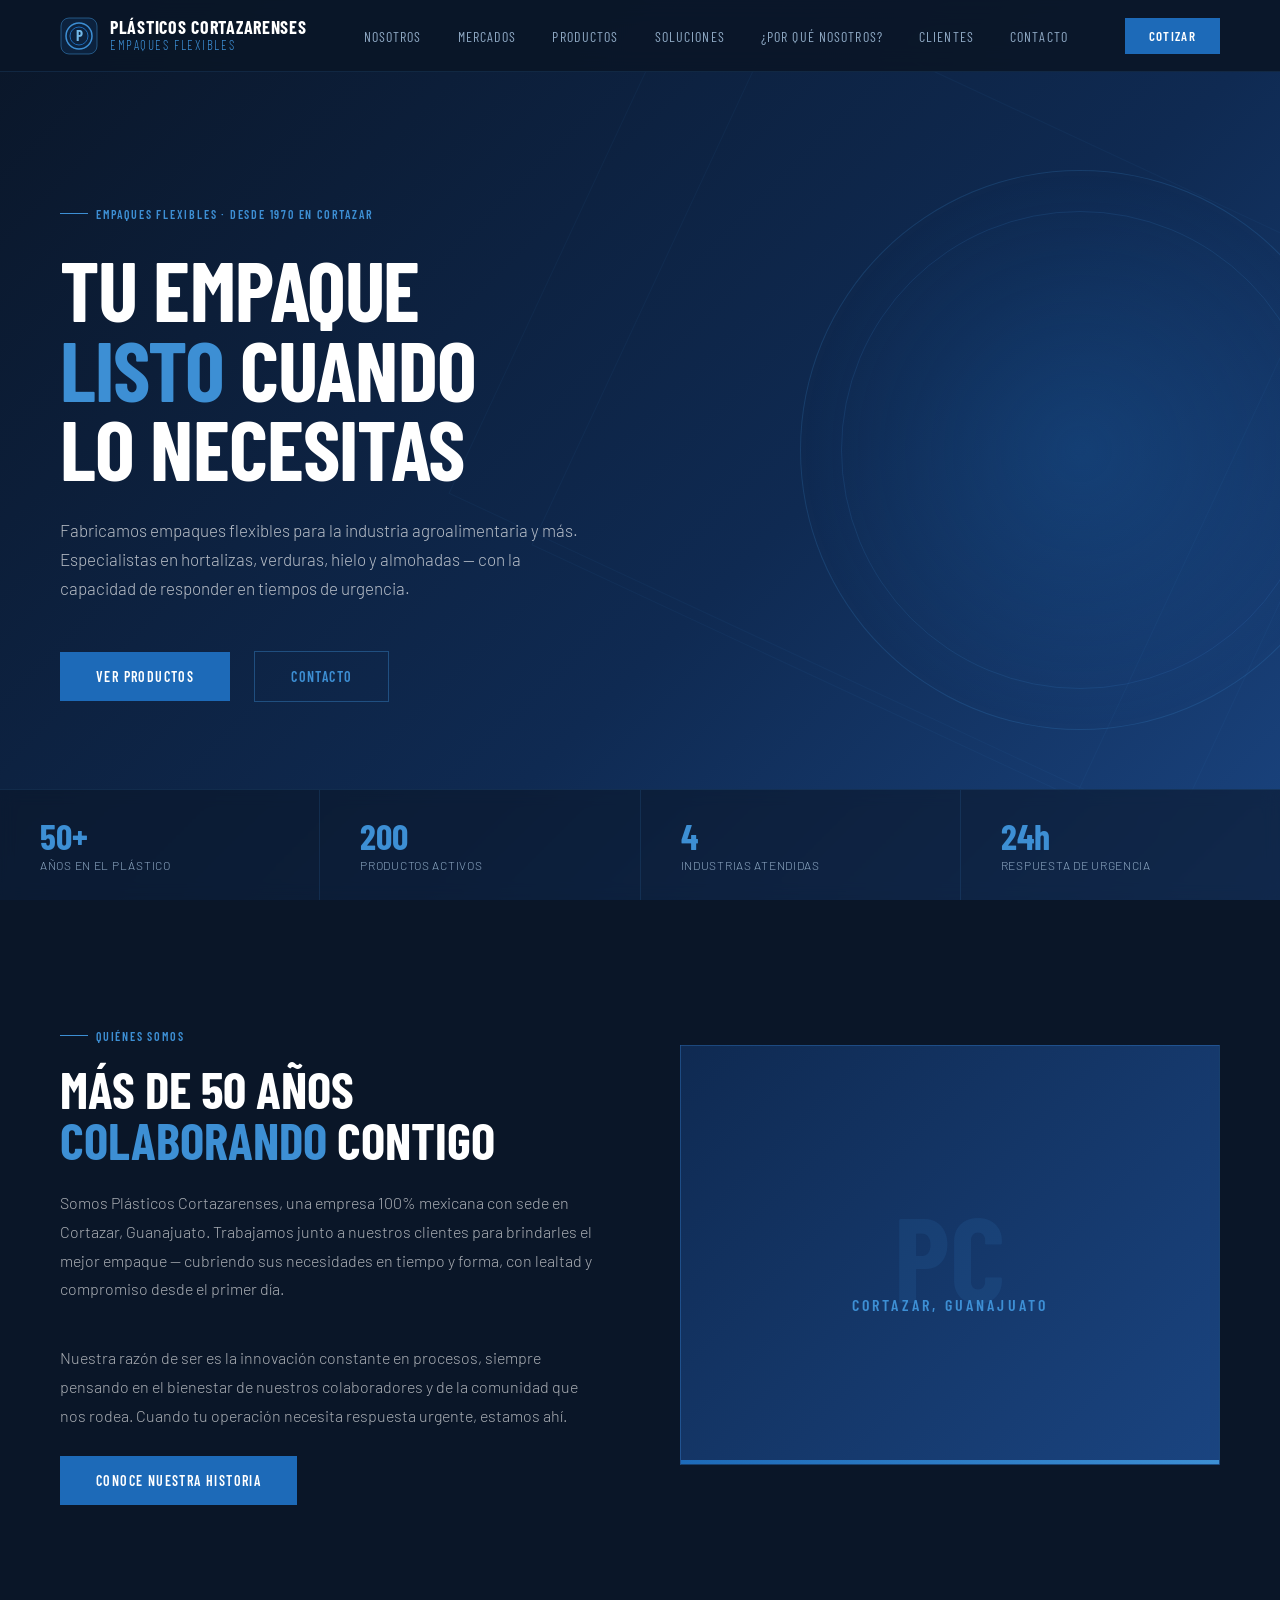
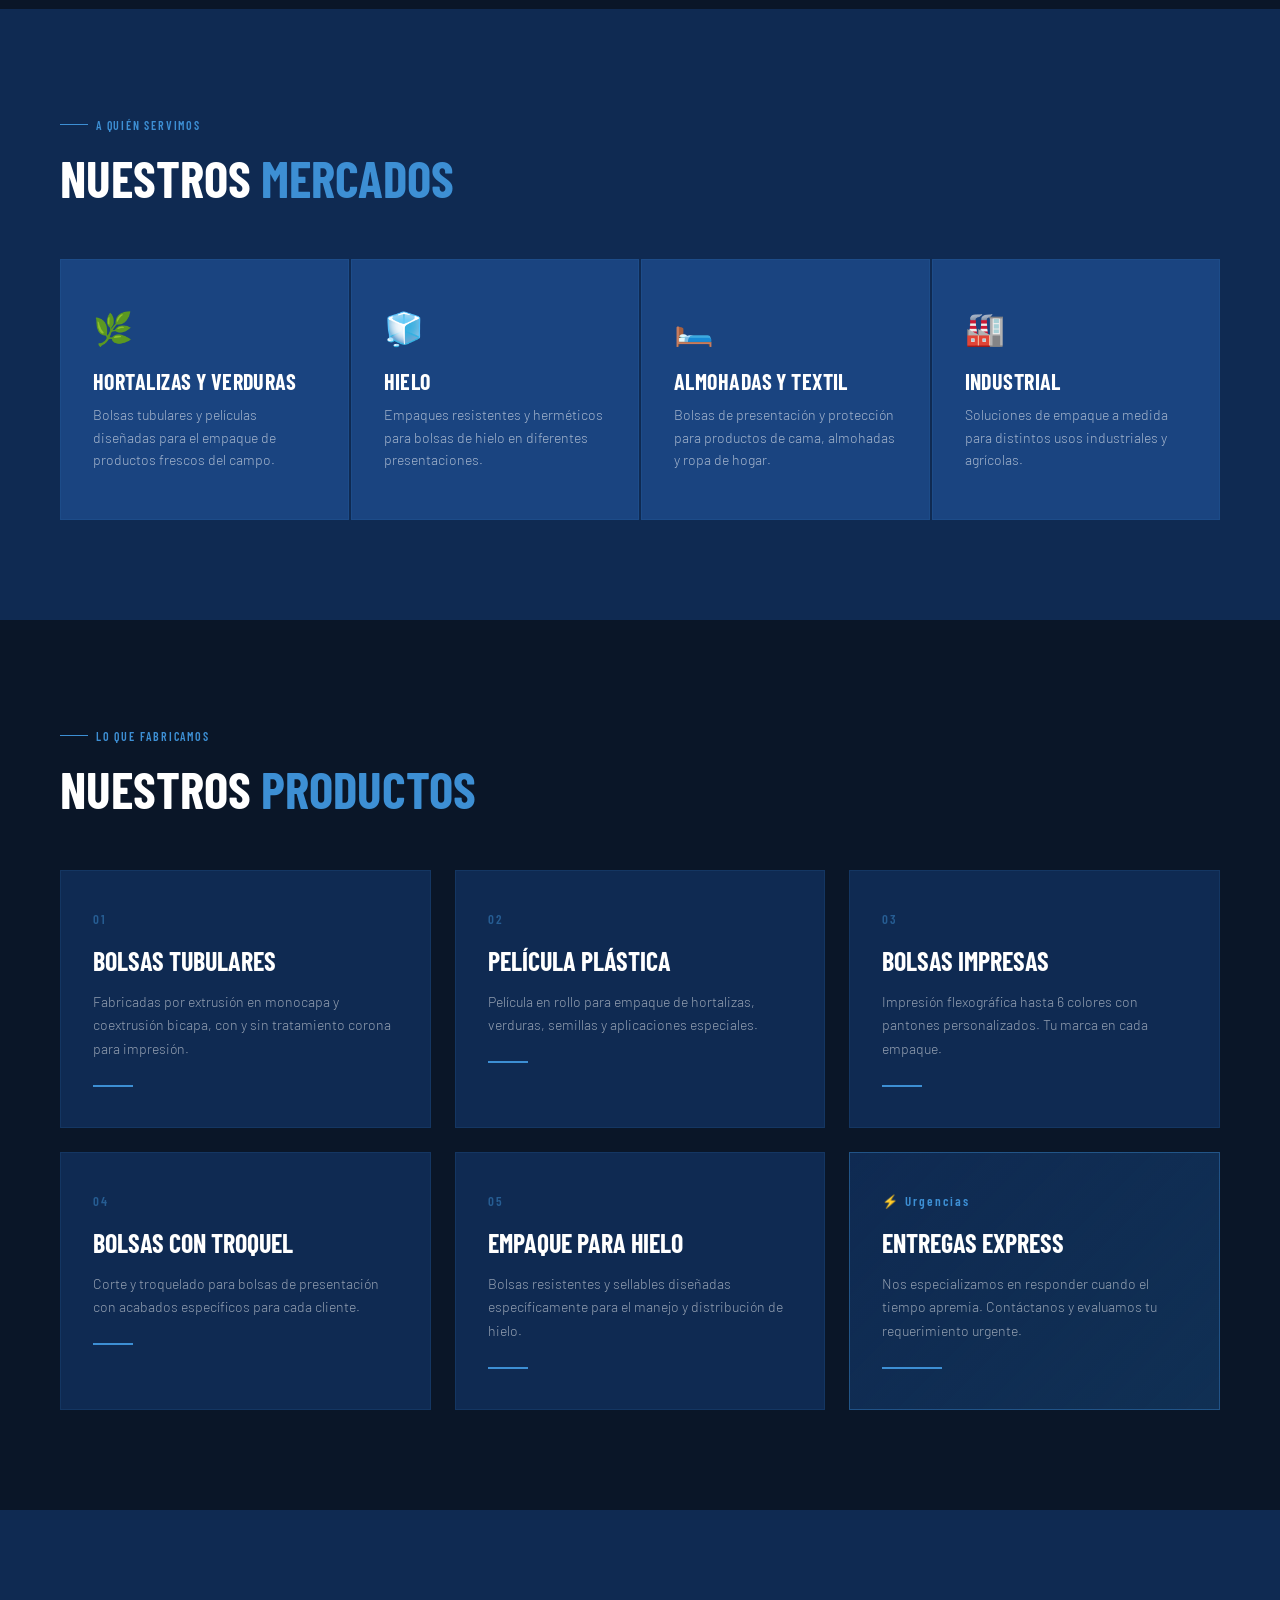
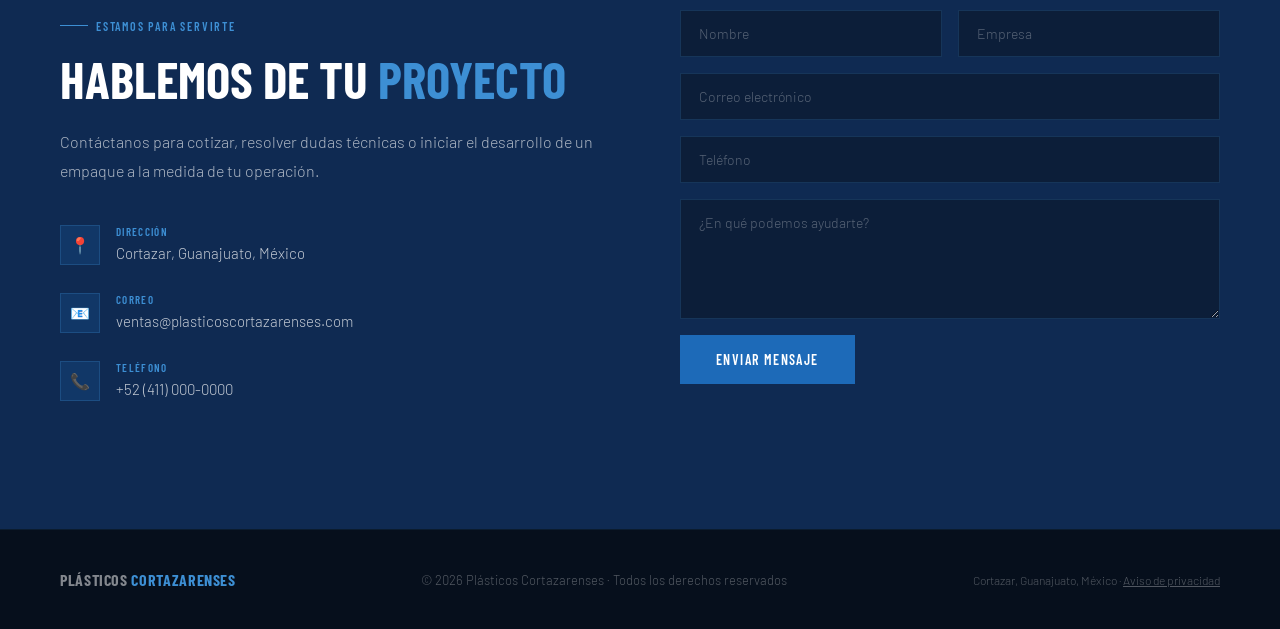
<file: plasticos-cortazarenses/index.html>
<!DOCTYPE html>
<html lang="es">
<head>
<meta charset="UTF-8">
<meta name="viewport" content="width=device-width, initial-scale=1.0">
<title>Plásticos Cortazarenses | Empaques Flexibles</title>
<meta name="description" content="Fabricamos bolsa y película de polietileno en Cortazar, Guanajuato. Empaque flexible para hortaliza, hielo, invernadero y textil — con respuesta en urgencias.">
<link rel="canonical" href="https://pauloruizmen.github.io/plasticos-cortazarenses/">
<link rel="icon" href="data:image/svg+xml,%3Csvg xmlns=%22http://www.w3.org/2000/svg%22 viewBox=%220 0 64 64%22%3E%3Crect width=%2264%22 height=%2264%22 rx=%2212%22 fill=%22%230a1628%22/%3E%3Ctext x=%2232%22 y=%2244%22 font-family=%22Arial,sans-serif%22 font-size=%2232%22 font-weight=%22bold%22 fill=%22%233d8fd4%22 text-anchor=%22middle%22%3EPC%3C/text%3E%3C/svg%3E">
<meta property="og:type" content="website">
<meta property="og:site_name" content="Plásticos Cortazarenses">
<meta property="og:locale" content="es_MX">
<meta property="og:title" content="Plásticos Cortazarenses | Empaques Flexibles">
<meta property="og:description" content="Fabricamos bolsa y película de polietileno en Cortazar, Guanajuato. Empaque flexible para hortaliza, hielo, invernadero y textil — con respuesta en urgencias.">
<meta property="og:url" content="https://pauloruizmen.github.io/plasticos-cortazarenses/">
<meta name="twitter:card" content="summary_large_image">
<link rel="preconnect" href="https://fonts.googleapis.com">
<link rel="preconnect" href="https://fonts.gstatic.com" crossorigin>
<link href="https://fonts.googleapis.com/css2?family=Barlow+Condensed:wght@300;400;600;700&family=Barlow:wght@300;400;500&display=swap" rel="stylesheet">
<style>
  *, *::before, *::after { box-sizing: border-box; margin: 0; padding: 0; }

  :root {
    --azul-oscuro:  #0a1628;
    --azul-medio:   #0f2a52;
    --azul-fuerte:  #1a4480;
    --azul-vivo:    #1d6ab8;
    --azul-claro:   #3d8fd4;
    --azul-cielo:   #72b8e8;
    --blanco:       #ffffff;
    --gris-claro:   #f0f4f8;
    --gris-texto:   #8ea8c3;
    --acento:       #e8f4fd;
  }

  html { scroll-behavior: smooth; }

  body {
    font-family: 'Barlow', sans-serif;
    background: var(--azul-oscuro);
    color: var(--blanco);
    overflow-x: hidden;
  }

  /* ── NAV ── */
  nav {
    position: fixed;
    top: 0; left: 0; right: 0;
    z-index: 100;
    display: flex;
    align-items: center;
    justify-content: space-between;
    padding: 0 60px;
    height: 72px;
    background: rgba(10, 22, 40, 0.92);
    backdrop-filter: blur(12px);
    border-bottom: 1px solid rgba(61, 143, 212, 0.15);
  }

  .nav-logo {
    display: flex;
    align-items: center;
    gap: 12px;
    text-decoration: none;
  }
  .nav-logo-text {
    font-family: 'Barlow Condensed', sans-serif;
    font-weight: 700;
    font-size: 18px;
    letter-spacing: 0.04em;
    text-transform: uppercase;
    color: var(--blanco);
    line-height: 1.1;
  }
  .nav-logo-text span { color: var(--azul-claro); font-weight: 300; font-size: 13px; display: block; letter-spacing: 0.12em; }

  .nav-links {
    display: flex;
    gap: 36px;
    list-style: none;
  }
  .nav-links a {
    font-family: 'Barlow Condensed', sans-serif;
    font-size: 14px;
    font-weight: 400;
    letter-spacing: 0.08em;
    text-transform: uppercase;
    color: var(--gris-texto);
    text-decoration: none;
    transition: color 0.2s;
  }
  .nav-links a:hover { color: var(--azul-claro); }

  .nav-cta {
    font-family: 'Barlow Condensed', sans-serif;
    font-size: 13px;
    font-weight: 600;
    letter-spacing: 0.1em;
    text-transform: uppercase;
    color: var(--blanco);
    background: var(--azul-vivo);
    border: none;
    padding: 10px 24px;
    cursor: pointer;
    text-decoration: none;
    transition: background 0.2s;
  }
  .nav-cta:hover { background: var(--azul-claro); }

  /* ── HERO ── */
  .hero {
    position: relative;
    min-height: 100vh;
    display: flex;
    align-items: center;
    overflow: hidden;
    padding: 0 60px;
  }

  .hero-bg {
    position: absolute;
    inset: 0;
    background: 
      linear-gradient(135deg, var(--azul-oscuro) 0%, var(--azul-medio) 60%, var(--azul-fuerte) 100%);
  }

  /* Líneas diagonales decorativas */
  .hero-lines {
    position: absolute;
    inset: 0;
    overflow: hidden;
    opacity: 0.06;
  }
  .hero-lines::before {
    content: '';
    position: absolute;
    top: -100px; right: -100px;
    width: 800px; height: 800px;
    border: 1px solid var(--azul-claro);
    transform: rotate(25deg);
  }
  .hero-lines::after {
    content: '';
    position: absolute;
    top: 100px; right: 50px;
    width: 600px; height: 600px;
    border: 1px solid var(--azul-claro);
    transform: rotate(25deg);
  }

  /* Círculo decorativo derecho */
  .hero-circle {
    position: absolute;
    right: -80px; top: 50%;
    transform: translateY(-50%);
    width: 560px; height: 560px;
    border-radius: 50%;
    background: radial-gradient(circle at center, rgba(29, 106, 184, 0.25) 0%, transparent 70%);
    border: 1px solid rgba(61, 143, 212, 0.2);
  }
  .hero-circle::before {
    content: '';
    position: absolute;
    inset: 40px;
    border-radius: 50%;
    border: 1px solid rgba(61, 143, 212, 0.15);
  }

  .hero-content {
    position: relative;
    z-index: 2;
    max-width: 680px;
    animation: fadeUp 0.9s ease both;
  }

  .hero-tag {
    display: inline-flex;
    align-items: center;
    gap: 8px;
    font-family: 'Barlow Condensed', sans-serif;
    font-size: 12px;
    font-weight: 600;
    letter-spacing: 0.15em;
    text-transform: uppercase;
    color: var(--azul-claro);
    margin-bottom: 28px;
  }
  .hero-tag::before {
    content: '';
    display: block;
    width: 28px; height: 1px;
    background: var(--azul-claro);
  }

  .hero-title {
    font-family: 'Barlow Condensed', sans-serif;
    font-size: clamp(48px, 7vw, 84px);
    font-weight: 700;
    line-height: 0.95;
    letter-spacing: -0.01em;
    text-transform: uppercase;
    margin-bottom: 28px;
  }
  .hero-title .line-azul { color: var(--azul-claro); }

  .hero-desc {
    font-size: 17px;
    font-weight: 300;
    line-height: 1.7;
    color: rgba(255,255,255,0.7);
    max-width: 520px;
    margin-bottom: 48px;
  }

  .hero-actions {
    display: flex;
    align-items: center;
    gap: 24px;
  }

  .btn-primary {
    font-family: 'Barlow Condensed', sans-serif;
    font-size: 14px;
    font-weight: 600;
    letter-spacing: 0.1em;
    text-transform: uppercase;
    color: var(--blanco);
    background: var(--azul-vivo);
    border: none;
    padding: 16px 36px;
    cursor: pointer;
    text-decoration: none;
    transition: background 0.2s, transform 0.15s;
  }
  .btn-primary:hover { background: var(--azul-claro); transform: translateY(-1px); }

  .btn-secondary {
    font-family: 'Barlow Condensed', sans-serif;
    font-size: 14px;
    font-weight: 600;
    letter-spacing: 0.1em;
    text-transform: uppercase;
    color: var(--azul-claro);
    background: transparent;
    border: 1px solid rgba(61, 143, 212, 0.4);
    padding: 16px 36px;
    cursor: pointer;
    text-decoration: none;
    transition: border-color 0.2s, color 0.2s;
  }
  .btn-secondary:hover { border-color: var(--azul-claro); color: var(--blanco); }

  /* Stats bar */
  .hero-stats {
    position: absolute;
    bottom: 0; left: 0; right: 0;
    display: flex;
    border-top: 1px solid rgba(61, 143, 212, 0.15);
    background: rgba(10, 22, 40, 0.6);
    backdrop-filter: blur(8px);
    z-index: 2;
  }
  .stat {
    flex: 1;
    padding: 28px 40px;
    border-right: 1px solid rgba(61, 143, 212, 0.15);
  }
  .stat:last-child { border-right: none; }
  .stat-num {
    font-family: 'Barlow Condensed', sans-serif;
    font-size: 36px;
    font-weight: 700;
    color: var(--azul-claro);
    line-height: 1;
    margin-bottom: 4px;
  }
  .stat-label {
    font-size: 12px;
    font-weight: 300;
    letter-spacing: 0.06em;
    color: var(--gris-texto);
    text-transform: uppercase;
  }

  /* ── SECCIÓN NOSOTROS ── */
  .section-nosotros {
    padding: 120px 60px;
    background: var(--azul-oscuro);
    display: grid;
    grid-template-columns: 1fr 1fr;
    gap: 80px;
    align-items: center;
  }

  .section-tag {
    display: inline-flex;
    align-items: center;
    gap: 8px;
    font-family: 'Barlow Condensed', sans-serif;
    font-size: 12px;
    font-weight: 600;
    letter-spacing: 0.15em;
    text-transform: uppercase;
    color: var(--azul-claro);
    margin-bottom: 20px;
  }
  .section-tag::before {
    content: '';
    display: block;
    width: 28px; height: 1px;
    background: var(--azul-claro);
  }

  .section-title {
    font-family: 'Barlow Condensed', sans-serif;
    font-size: clamp(36px, 4vw, 52px);
    font-weight: 700;
    line-height: 1;
    text-transform: uppercase;
    margin-bottom: 24px;
  }
  .section-title span { color: var(--azul-claro); }

  .section-body {
    font-size: 16px;
    font-weight: 300;
    line-height: 1.8;
    color: rgba(255,255,255,0.65);
    margin-bottom: 40px;
  }

  .nosotros-visual {
    position: relative;
    height: 420px;
    background: linear-gradient(135deg, var(--azul-medio) 0%, var(--azul-fuerte) 100%);
    border: 1px solid rgba(61, 143, 212, 0.2);
    overflow: hidden;
    display: flex;
    align-items: center;
    justify-content: center;
  }
  .nosotros-visual-inner {
    text-align: center;
  }
  .nosotros-visual-num {
    font-family: 'Barlow Condensed', sans-serif;
    font-size: 120px;
    font-weight: 700;
    color: rgba(61, 143, 212, 0.12);
    line-height: 1;
    user-select: none;
  }
  .nosotros-visual-text {
    font-family: 'Barlow Condensed', sans-serif;
    font-size: 16px;
    font-weight: 600;
    letter-spacing: 0.2em;
    text-transform: uppercase;
    color: var(--azul-claro);
    margin-top: -20px;
  }
  .nosotros-visual-bar {
    position: absolute;
    bottom: 0; left: 0; right: 0;
    height: 4px;
    background: linear-gradient(90deg, var(--azul-vivo), var(--azul-claro));
  }

  /* ── MERCADOS ── */
  .section-mercados {
    padding: 100px 60px;
    background: var(--azul-medio);
  }

  .section-header {
    margin-bottom: 56px;
  }

  .mercados-grid {
    display: grid;
    grid-template-columns: repeat(4, 1fr);
    gap: 2px;
  }

  .mercado-card {
    background: var(--azul-fuerte);
    padding: 48px 32px;
    border: 1px solid rgba(61, 143, 212, 0.1);
    transition: background 0.25s, border-color 0.25s, transform 0.2s;
    cursor: pointer;
    text-decoration: none;
    display: block;
  }
  .mercado-card:hover {
    background: var(--azul-vivo);
    border-color: rgba(61, 143, 212, 0.4);
    transform: translateY(-4px);
  }

  .mercado-icon {
    font-size: 32px;
    margin-bottom: 20px;
    display: block;
  }

  .mercado-nombre {
    font-family: 'Barlow Condensed', sans-serif;
    font-size: 22px;
    font-weight: 700;
    text-transform: uppercase;
    letter-spacing: 0.02em;
    color: var(--blanco);
    margin-bottom: 10px;
  }

  .mercado-desc {
    font-size: 14px;
    font-weight: 300;
    line-height: 1.6;
    color: rgba(255,255,255,0.6);
  }

  /* ── PRODUCTOS ── */
  .section-productos {
    padding: 100px 60px;
    background: var(--azul-oscuro);
  }

  .productos-grid {
    display: grid;
    grid-template-columns: repeat(3, 1fr);
    gap: 24px;
    margin-top: 56px;
  }

  .producto-card {
    background: var(--azul-medio);
    border: 1px solid rgba(61, 143, 212, 0.12);
    padding: 40px 32px;
    transition: border-color 0.2s, transform 0.2s;
  }
  .producto-card:hover {
    border-color: rgba(61, 143, 212, 0.5);
    transform: translateY(-3px);
  }

  .producto-num {
    font-family: 'Barlow Condensed', sans-serif;
    font-size: 13px;
    font-weight: 600;
    letter-spacing: 0.15em;
    color: rgba(61, 143, 212, 0.5);
    margin-bottom: 20px;
  }

  .producto-nombre {
    font-family: 'Barlow Condensed', sans-serif;
    font-size: 26px;
    font-weight: 700;
    text-transform: uppercase;
    color: var(--blanco);
    margin-bottom: 14px;
    line-height: 1.1;
  }

  .producto-desc {
    font-size: 14px;
    font-weight: 300;
    line-height: 1.7;
    color: rgba(255,255,255,0.55);
  }

  .producto-linea {
    width: 40px; height: 2px;
    background: var(--azul-claro);
    margin-top: 24px;
  }

  /* ── CONTACTO ── */
  .section-contacto {
    padding: 100px 60px;
    background: var(--azul-medio);
    display: grid;
    grid-template-columns: 1fr 1fr;
    gap: 80px;
    align-items: start;
  }

  .contacto-dato {
    display: flex;
    gap: 16px;
    margin-bottom: 28px;
    align-items: flex-start;
  }

  .contacto-icono {
    width: 40px; height: 40px;
    background: rgba(29, 106, 184, 0.2);
    border: 1px solid rgba(61, 143, 212, 0.25);
    display: flex; align-items: center; justify-content: center;
    font-size: 16px;
    flex-shrink: 0;
  }

  .contacto-label {
    font-family: 'Barlow Condensed', sans-serif;
    font-size: 11px;
    font-weight: 600;
    letter-spacing: 0.12em;
    text-transform: uppercase;
    color: var(--azul-claro);
    margin-bottom: 4px;
  }

  .contacto-valor {
    font-size: 15px;
    font-weight: 300;
    color: rgba(255,255,255,0.75);
    line-height: 1.5;
  }

  .contacto-form {
    display: flex;
    flex-direction: column;
    gap: 16px;
  }

  .form-row {
    display: grid;
    grid-template-columns: 1fr 1fr;
    gap: 16px;
  }

  .form-input {
    background: rgba(10, 22, 40, 0.6);
    border: 1px solid rgba(61, 143, 212, 0.2);
    color: var(--blanco);
    font-family: 'Barlow', sans-serif;
    font-size: 14px;
    font-weight: 300;
    padding: 14px 18px;
    outline: none;
    transition: border-color 0.2s;
    width: 100%;
  }
  .form-input::placeholder { color: rgba(255,255,255,0.3); }
  .form-input:focus { border-color: var(--azul-claro); }

  textarea.form-input {
    resize: vertical;
    min-height: 120px;
  }

  /* ── FOOTER ── */
  footer {
    background: #060f1c;
    padding: 40px 60px;
    display: flex;
    align-items: center;
    justify-content: space-between;
    border-top: 1px solid rgba(61, 143, 212, 0.1);
  }

  .footer-logo {
    font-family: 'Barlow Condensed', sans-serif;
    font-weight: 700;
    font-size: 16px;
    letter-spacing: 0.04em;
    text-transform: uppercase;
    color: rgba(255,255,255,0.5);
  }
  .footer-logo span { color: var(--azul-claro); }

  .footer-text {
    font-size: 13px;
    font-weight: 300;
    color: rgba(255,255,255,0.3);
    text-align: center;
  }

  .footer-dir {
    font-size: 12px;
    font-weight: 300;
    color: rgba(255,255,255,0.3);
    text-align: right;
  }

  /* ── ANIMACIONES ── */
  @keyframes fadeUp {
    from { opacity: 0; transform: translateY(30px); }
    to   { opacity: 1; transform: translateY(0); }
  }

  .fade-in {
    opacity: 0;
    transform: translateY(20px);
    transition: opacity 0.6s ease, transform 0.6s ease;
  }
  .fade-in.visible {
    opacity: 1;
    transform: translateY(0);
  }

  /* ── RESPONSIVE ── */
  @media (max-width: 900px) {
    nav { padding: 0 24px; }
    .nav-links { display: none; }
    .hero { padding: 80px 24px 120px; }
    .hero-stats { position: static; flex-direction: column; }
    .stat { border-right: none; border-bottom: 1px solid rgba(61,143,212,0.15); }
    .section-nosotros, .section-contacto { grid-template-columns: 1fr; padding: 60px 24px; }
    .mercados-grid { grid-template-columns: 1fr 1fr; }
    .productos-grid { grid-template-columns: 1fr; }
    .section-mercados, .section-productos { padding: 60px 24px; }
    footer { flex-direction: column; gap: 16px; text-align: center; padding: 32px 24px; }
  }
</style>
</head>
<body>

<!-- NAV -->
<nav>
  <a href="#" class="nav-logo">
    <svg width="38" height="38" viewBox="0 0 38 38" fill="none" xmlns="http://www.w3.org/2000/svg">
      <rect x="1" y="1" width="36" height="36" rx="8" fill="rgba(29,106,184,0.15)" stroke="rgba(61,143,212,0.5)" stroke-width="1"/>
      <circle cx="19" cy="19" r="13" stroke="#3d8fd4" stroke-width="1.5" fill="none"/>
      <circle cx="19" cy="19" r="9" stroke="#1d6ab8" stroke-width="1" fill="none"/>
      <text x="19" y="24" text-anchor="middle" font-family="'Barlow Condensed', sans-serif" font-weight="700" font-size="15" fill="#72b8e8" letter-spacing="0">P</text>
    </svg>
    <div class="nav-logo-text">
      Plásticos Cortazarenses
      <span>Empaques Flexibles</span>
    </div>
  </a>
  <ul class="nav-links">
    <li><a href="nosotros.html">Nosotros</a></li>
    <li><a href="mercados.html">Mercados</a></li>
    <li><a href="productos.html">Productos</a></li>
    <li><a href="soluciones.html">Soluciones</a></li>
    <li><a href="porque-nosotros.html">¿Por qué nosotros?</a></li>
    <li><a href="clientes.html">Clientes</a></li>
    <li><a href="contacto.html">Contacto</a></li>
  </ul>
  <a href="contacto.html" class="nav-cta">Cotizar</a>
</nav>

<!-- HERO -->
<section class="hero">
  <div class="hero-bg"></div>
  <div class="hero-lines"></div>
  <div class="hero-circle"></div>

  <div class="hero-content">
    <div class="hero-tag">Empaques flexibles · Desde 1970 en Cortazar</div>
    <h1 class="hero-title">
      Tu empaque<br>
      <span class="line-azul">listo</span> cuando<br>
      lo necesitas
    </h1>
    <p class="hero-desc">
      Fabricamos empaques flexibles para la industria agroalimentaria y más.
      Especialistas en hortalizas, verduras, hielo y almohadas —
      con la capacidad de responder en tiempos de urgencia.
    </p>
    <div class="hero-actions">
      <a href="#productos" class="btn-primary">Ver productos</a>
      <a href="#contacto" class="btn-secondary">Contacto</a>
    </div>
  </div>

  <div class="hero-stats">
    <div class="stat">
      <div class="stat-num">50+</div>
      <div class="stat-label">Años en el plástico</div>
    </div>
    <div class="stat">
      <div class="stat-num">200</div>
      <div class="stat-label">Productos activos</div>
    </div>
    <div class="stat">
      <div class="stat-num">4</div>
      <div class="stat-label">Industrias atendidas</div>
    </div>
    <div class="stat">
      <div class="stat-num">24h</div>
      <div class="stat-label">Respuesta de urgencia</div>
    </div>
  </div>
</section>

<!-- NOSOTROS -->
<section class="section-nosotros" id="nosotros">
  <div class="fade-in">
    <div class="section-tag">Quiénes somos</div>
    <h2 class="section-title">Más de 50 años <span>colaborando</span> contigo</h2>
    <p class="section-body">
      Somos Plásticos Cortazarenses, una empresa 100% mexicana con sede en Cortazar, Guanajuato.
      Trabajamos junto a nuestros clientes para brindarles el mejor empaque — 
      cubriendo sus necesidades en tiempo y forma, con lealtad y compromiso desde el primer día.
    </p>
    <p class="section-body">
      Nuestra razón de ser es la innovación constante en procesos, siempre 
      pensando en el bienestar de nuestros colaboradores y de la comunidad que nos rodea.
      Cuando tu operación necesita respuesta urgente, estamos ahí.
    </p>
    <a href="nosotros.html" class="btn-primary">Conoce nuestra historia</a>
  </div>
  <div class="nosotros-visual fade-in">
    <div class="nosotros-visual-inner">
      <div class="nosotros-visual-num">PC</div>
      <div class="nosotros-visual-text">Cortazar, Guanajuato</div>
    </div>
    <div class="nosotros-visual-bar"></div>
  </div>
</section>

<!-- MERCADOS -->
<section class="section-mercados" id="mercados">
  <div class="section-header fade-in">
    <div class="section-tag">A quién servimos</div>
    <h2 class="section-title">Nuestros <span>mercados</span></h2>
  </div>
  <div class="mercados-grid">
    <a class="mercado-card fade-in" href="#contacto">
      <span class="mercado-icon">🌿</span>
      <div class="mercado-nombre">Hortalizas y verduras</div>
      <div class="mercado-desc">Bolsas tubulares y películas diseñadas para el empaque de productos frescos del campo.</div>
    </a>
    <a class="mercado-card fade-in" href="#contacto">
      <span class="mercado-icon">🧊</span>
      <div class="mercado-nombre">Hielo</div>
      <div class="mercado-desc">Empaques resistentes y herméticos para bolsas de hielo en diferentes presentaciones.</div>
    </a>
    <a class="mercado-card fade-in" href="#contacto">
      <span class="mercado-icon">🛏️</span>
      <div class="mercado-nombre">Almohadas y textil</div>
      <div class="mercado-desc">Bolsas de presentación y protección para productos de cama, almohadas y ropa de hogar.</div>
    </a>
    <a class="mercado-card fade-in" href="#contacto">
      <span class="mercado-icon">🏭</span>
      <div class="mercado-nombre">Industrial</div>
      <div class="mercado-desc">Soluciones de empaque a medida para distintos usos industriales y agrícolas.</div>
    </a>
  </div>
</section>

<!-- PRODUCTOS -->
<section class="section-productos" id="productos">
  <div class="section-header fade-in">
    <div class="section-tag">Lo que fabricamos</div>
    <h2 class="section-title">Nuestros <span>productos</span></h2>
  </div>
  <div class="productos-grid">
    <div class="producto-card fade-in">
      <div class="producto-num">01</div>
      <div class="producto-nombre">Bolsas tubulares</div>
      <div class="producto-desc">Fabricadas por extrusión en monocapa y coextrusión bicapa, con y sin tratamiento corona para impresión.</div>
      <div class="producto-linea"></div>
    </div>
    <div class="producto-card fade-in">
      <div class="producto-num">02</div>
      <div class="producto-nombre">Película plástica</div>
      <div class="producto-desc">Película en rollo para empaque de hortalizas, verduras, semillas y aplicaciones especiales.</div>
      <div class="producto-linea"></div>
    </div>
    <div class="producto-card fade-in">
      <div class="producto-num">03</div>
      <div class="producto-nombre">Bolsas impresas</div>
      <div class="producto-desc">Impresión flexográfica hasta 6 colores con pantones personalizados. Tu marca en cada empaque.</div>
      <div class="producto-linea"></div>
    </div>
    <div class="producto-card fade-in">
      <div class="producto-num">04</div>
      <div class="producto-nombre">Bolsas con troquel</div>
      <div class="producto-desc">Corte y troquelado para bolsas de presentación con acabados específicos para cada cliente.</div>
      <div class="producto-linea"></div>
    </div>
    <div class="producto-card fade-in">
      <div class="producto-num">05</div>
      <div class="producto-nombre">Empaque para hielo</div>
      <div class="producto-desc">Bolsas resistentes y sellables diseñadas específicamente para el manejo y distribución de hielo.</div>
      <div class="producto-linea"></div>
    </div>
    <div class="producto-card fade-in" style="border-color: rgba(61,143,212,0.4); background: linear-gradient(135deg, var(--azul-medio), rgba(29,106,184,0.3));">
      <div class="producto-num" style="color: var(--azul-claro);">⚡ Urgencias</div>
      <div class="producto-nombre">Entregas express</div>
      <div class="producto-desc">Nos especializamos en responder cuando el tiempo apremia. Contáctanos y evaluamos tu requerimiento urgente.</div>
      <div class="producto-linea" style="background: var(--azul-claro); width: 60px;"></div>
    </div>
  </div>
</section>

<!-- CONTACTO -->
<section class="section-contacto" id="contacto">
  <div class="fade-in">
    <div class="section-tag">Estamos para servirte</div>
    <h2 class="section-title">Hablemos de tu <span>proyecto</span></h2>
    <p class="section-body">
      Contáctanos para cotizar, resolver dudas técnicas o iniciar el desarrollo 
      de un empaque a la medida de tu operación.
    </p>

    <div class="contacto-dato">
      <div class="contacto-icono">📍</div>
      <div>
        <div class="contacto-label">Dirección</div>
        <div class="contacto-valor">Cortazar, Guanajuato, México</div>
      </div>
    </div>
    <div class="contacto-dato">
      <div class="contacto-icono">📧</div>
      <div>
        <div class="contacto-label">Correo</div>
        <div class="contacto-valor">ventas@plasticoscortazarenses.com</div>
      </div>
    </div>
    <div class="contacto-dato">
      <div class="contacto-icono">📞</div>
      <div>
        <div class="contacto-label">Teléfono</div>
        <div class="contacto-valor">+52 (411) 000-0000</div>
      </div>
    </div>
  </div>

  <form class="contacto-form fade-in" onsubmit="return false;">
    <div class="form-row">
      <input class="form-input" type="text" placeholder="Nombre">
      <input class="form-input" type="text" placeholder="Empresa">
    </div>
    <input class="form-input" type="email" placeholder="Correo electrónico">
    <input class="form-input" type="tel" placeholder="Teléfono">
    <textarea class="form-input" placeholder="¿En qué podemos ayudarte?"></textarea>
    <button type="submit" class="btn-primary" style="align-self:flex-start">Enviar mensaje</button>
  </form>
</section>

<!-- FOOTER -->
<footer>
  <div class="footer-logo">Plásticos <span>Cortazarenses</span></div>
  <div class="footer-text">© 2026 Plásticos Cortazarenses · Todos los derechos reservados</div>
  <div class="footer-dir">Cortazar, Guanajuato, México · <a href="aviso-privacidad.html" style="color:inherit;">Aviso de privacidad</a></div>
</footer>

<script>
  // Scroll fade-in
  const observer = new IntersectionObserver((entries) => {
    entries.forEach(e => {
      if (e.isIntersecting) {
        e.target.classList.add('visible');
        observer.unobserve(e.target);
      }
    });
  }, { threshold: 0.12 });

  document.querySelectorAll('.fade-in').forEach(el => observer.observe(el));
</script>

</body>
</html>
</file>
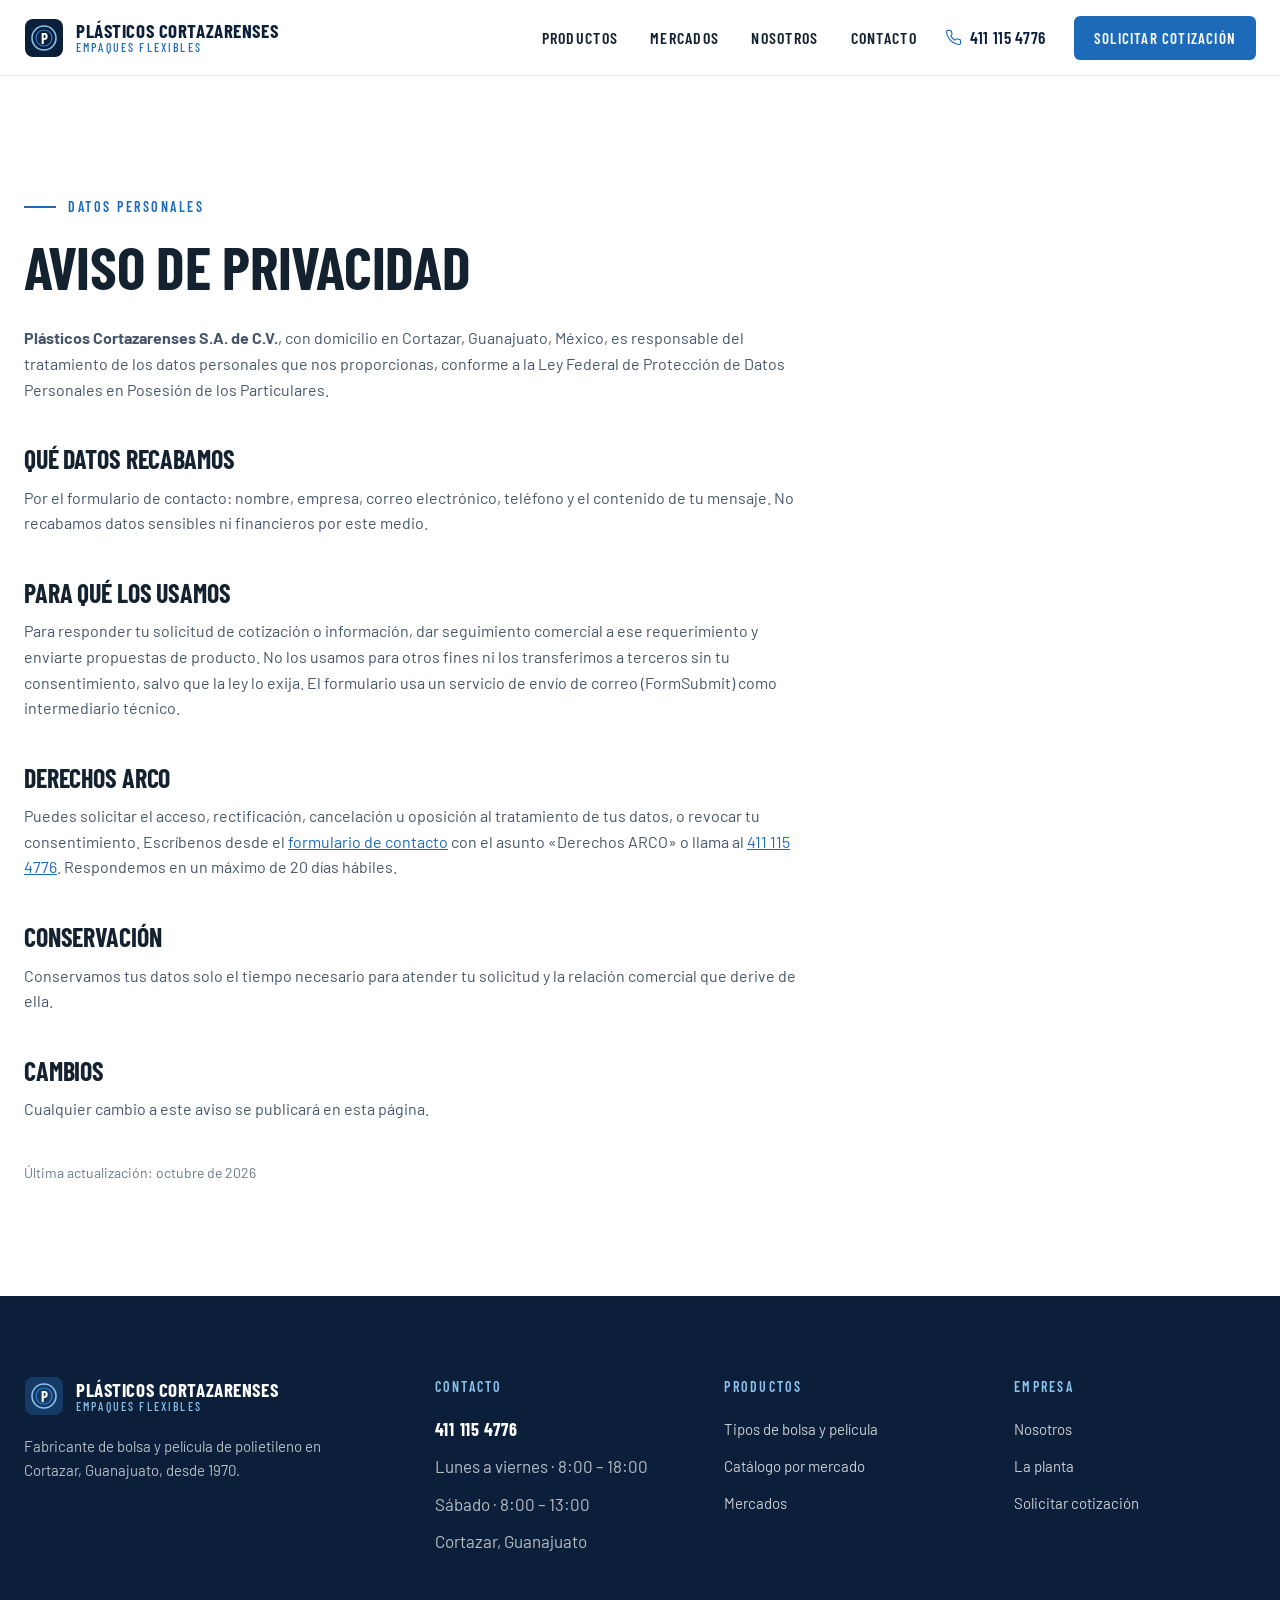
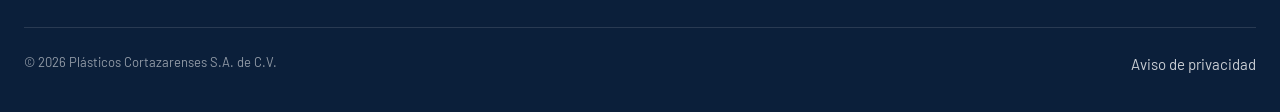
<file: aviso-privacidad.html>
<!DOCTYPE html>
<html lang="es" class="no-js">
<head>
<script>document.documentElement.classList.remove('no-js');</script>
<meta charset="UTF-8">
<meta name="viewport" content="width=device-width, initial-scale=1.0">
<title>Aviso de privacidad | Plásticos Cortazarenses</title>
<meta name="description" content="Aviso de privacidad de Plásticos Cortazarenses S.A. de C.V. conforme a la Ley Federal de Protección de Datos Personales en Posesión de los Particulares.">
<link rel="canonical" href="https://pauloruizmen.github.io/plasticos-cortazarenses/aviso-privacidad.html">
<link rel="icon" href="data:image/svg+xml,%3Csvg xmlns=%22http://www.w3.org/2000/svg%22 viewBox=%220 0 64 64%22%3E%3Crect width=%2264%22 height=%2264%22 rx=%2212%22 fill=%22%230B1F3A%22/%3E%3Ctext x=%2232%22 y=%2244%22 font-family=%22Arial,sans-serif%22 font-size=%2232%22 font-weight=%22bold%22 fill=%22%238CC3EE%22 text-anchor=%22middle%22%3EPC%3C/text%3E%3C/svg%3E">
<meta property="og:type" content="website">
<meta property="og:site_name" content="Plásticos Cortazarenses">
<meta property="og:locale" content="es_MX">
<meta property="og:title" content="Aviso de privacidad | Plásticos Cortazarenses">
<meta property="og:description" content="Aviso de privacidad de Plásticos Cortazarenses S.A. de C.V. conforme a la Ley Federal de Protección de Datos Personales en Posesión de los Particulares.">
<meta property="og:url" content="https://pauloruizmen.github.io/plasticos-cortazarenses/aviso-privacidad.html">
<meta property="og:image" content="https://pauloruizmen.github.io/plasticos-cortazarenses/og-image.jpg">
<meta property="og:image:width" content="1200">
<meta property="og:image:height" content="630">
<meta name="twitter:card" content="summary_large_image">
<link rel="preconnect" href="https://fonts.googleapis.com">
<link rel="preconnect" href="https://fonts.gstatic.com" crossorigin>
<link href="https://fonts.googleapis.com/css2?family=Barlow+Condensed:wght@500;600;700&family=Barlow:wght@400;500;600&display=swap" rel="stylesheet">
<link rel="stylesheet" href="pc.css">
</head>
<body>
<a class="skip-link" href="#contenido">Ir al contenido</a>
<nav class="site-nav" aria-label="Principal">
  <a href="index.html" class="nav-logo" aria-label="Plásticos Cortazarenses, inicio"><svg viewBox="0 0 40 40" fill="none" aria-hidden="true"><rect x="1" y="1" width="38" height="38" rx="8" fill="#0B1F3A"/><circle cx="20" cy="20" r="12" stroke="#8CC3EE" stroke-width="1.6"/><circle cx="20" cy="20" r="8" stroke="#2F80D0" stroke-width="1.2"/><text x="20" y="25.5" text-anchor="middle" font-family="Barlow Condensed, Arial Narrow, sans-serif" font-weight="700" font-size="15" fill="#fff">P</text></svg><span class="nav-logo-text">Plásticos Cortazarenses<span>Empaques flexibles</span></span></a>
  <ul class="nav-links">
    <li><a href="productos.html">Productos</a></li>
    <li><a href="mercados.html">Mercados</a></li>
    <li><a href="nosotros.html">Nosotros</a></li>
    <li><a href="contacto.html">Contacto</a></li>
  </ul>
  <a class="nav-tel" href="tel:+524111154776"><svg class="ico" viewBox="0 0 24 24" fill="none" stroke="currentColor" stroke-width="1.6" stroke-linecap="round" stroke-linejoin="round" aria-hidden="true"><path d="M22 16.9v3a2 2 0 0 1-2.2 2 19.8 19.8 0 0 1-8.6-3.1 19.5 19.5 0 0 1-6-6A19.8 19.8 0 0 1 2.1 4.2 2 2 0 0 1 4.1 2h3a2 2 0 0 1 2 1.7c.1.9.4 1.8.7 2.6a2 2 0 0 1-.5 2.1L8.1 9.7a16 16 0 0 0 6 6l1.3-1.3a2 2 0 0 1 2.1-.4c.8.3 1.7.5 2.6.7a2 2 0 0 1 1.7 2z"/></svg>411 115 4776</a>
  <a href="contacto.html" class="nav-cta">Solicitar cotización</a>
</nav>
<main id="contenido">
<section class="seccion">
  <div class="legal">
    <div class="eyebrow">Datos personales</div>
    <h1 style="font-size:clamp(38px,5vw,60px);margin-bottom:28px">Aviso de privacidad</h1>
    <p><strong>Plásticos Cortazarenses S.A. de C.V.</strong>, con domicilio en Cortazar, Guanajuato, México, es responsable del tratamiento de los datos personales que nos proporcionas, conforme a la Ley Federal de Protección de Datos Personales en Posesión de los Particulares.</p>
    <h2>Qué datos recabamos</h2>
    <p>Por el formulario de contacto: nombre, empresa, correo electrónico, teléfono y el contenido de tu mensaje. No recabamos datos sensibles ni financieros por este medio.</p>
    <h2>Para qué los usamos</h2>
    <p>Para responder tu solicitud de cotización o información, dar seguimiento comercial a ese requerimiento y enviarte propuestas de producto. No los usamos para otros fines ni los transferimos a terceros sin tu consentimiento, salvo que la ley lo exija. El formulario usa un servicio de envío de correo (FormSubmit) como intermediario técnico.</p>
    <h2>Derechos ARCO</h2>
    <p>Puedes solicitar el acceso, rectificación, cancelación u oposición al tratamiento de tus datos, o revocar tu consentimiento. Escríbenos desde el <a href="contacto.html">formulario de contacto</a> con el asunto «Derechos ARCO» o llama al <a href="tel:+524111154776">411 115 4776</a>. Respondemos en un máximo de 20 días hábiles.</p>
    <h2>Conservación</h2>
    <p>Conservamos tus datos solo el tiempo necesario para atender tu solicitud y la relación comercial que derive de ella.</p>
    <h2>Cambios</h2>
    <p>Cualquier cambio a este aviso se publicará en esta página.</p>
    <p style="margin-top:40px;font-size:14px;color:var(--suave)">Última actualización: octubre de 2026</p>
  </div>
</section>
</main>
<footer class="pie">
  <div class="pie-marca">
    <a href="index.html" class="nav-logo"><svg viewBox="0 0 40 40" fill="none" aria-hidden="true"><rect x="1" y="1" width="38" height="38" rx="8" fill="#0B1F3A"/><circle cx="20" cy="20" r="12" stroke="#8CC3EE" stroke-width="1.6"/><circle cx="20" cy="20" r="8" stroke="#2F80D0" stroke-width="1.2"/><text x="20" y="25.5" text-anchor="middle" font-family="Barlow Condensed, Arial Narrow, sans-serif" font-weight="700" font-size="15" fill="#fff">P</text></svg><span class="nav-logo-text">Plásticos Cortazarenses<span>Empaques flexibles</span></span></a>
    <p>Fabricante de bolsa y película de polietileno en Cortazar, Guanajuato, desde 1970.</p>
  </div>
  <div>
    <div class="pie-titulo">Contacto</div>
    <ul>
      <li><a href="tel:+524111154776"><strong>411 115 4776</strong></a></li>
      <li>Lunes a viernes · 8:00 – 18:00</li>
      <li>Sábado · 8:00 – 13:00</li>
      <li>Cortazar, Guanajuato</li>
    </ul>
  </div>
  <div>
    <div class="pie-titulo">Productos</div>
    <ul>
      <li><a href="productos.html#tipos">Tipos de bolsa y película</a></li>
      <li><a href="productos.html#catalogo">Catálogo por mercado</a></li>
      <li><a href="mercados.html">Mercados</a></li>
    </ul>
  </div>
  <div>
    <div class="pie-titulo">Empresa</div>
    <ul>
      <li><a href="nosotros.html">Nosotros</a></li>
      <li><a href="nosotros.html#planta">La planta</a></li>
      <li><a href="contacto.html">Solicitar cotización</a></li>
    </ul>
  </div>
  <div class="pie-legal">
    <span>© 2026 Plásticos Cortazarenses S.A. de C.V.</span>
    <a href="aviso-privacidad.html">Aviso de privacidad</a>
  </div>
</footer>
<div class="barra-movil" role="navigation" aria-label="Acciones rápidas">
  <a class="bm-llamar" href="tel:+524111154776"><svg class="ico" viewBox="0 0 24 24" fill="none" stroke="currentColor" stroke-width="1.6" stroke-linecap="round" stroke-linejoin="round" aria-hidden="true"><path d="M22 16.9v3a2 2 0 0 1-2.2 2 19.8 19.8 0 0 1-8.6-3.1 19.5 19.5 0 0 1-6-6A19.8 19.8 0 0 1 2.1 4.2 2 2 0 0 1 4.1 2h3a2 2 0 0 1 2 1.7c.1.9.4 1.8.7 2.6a2 2 0 0 1-.5 2.1L8.1 9.7a16 16 0 0 0 6 6l1.3-1.3a2 2 0 0 1 2.1-.4c.8.3 1.7.5 2.6.7a2 2 0 0 1 1.7 2z"/></svg><span>Llamar</span></a>
  <a class="bm-cotizar" href="contacto.html">Cotizar</a>
</div>
<script src="pc.js"></script>
</body>
</html>
</file>
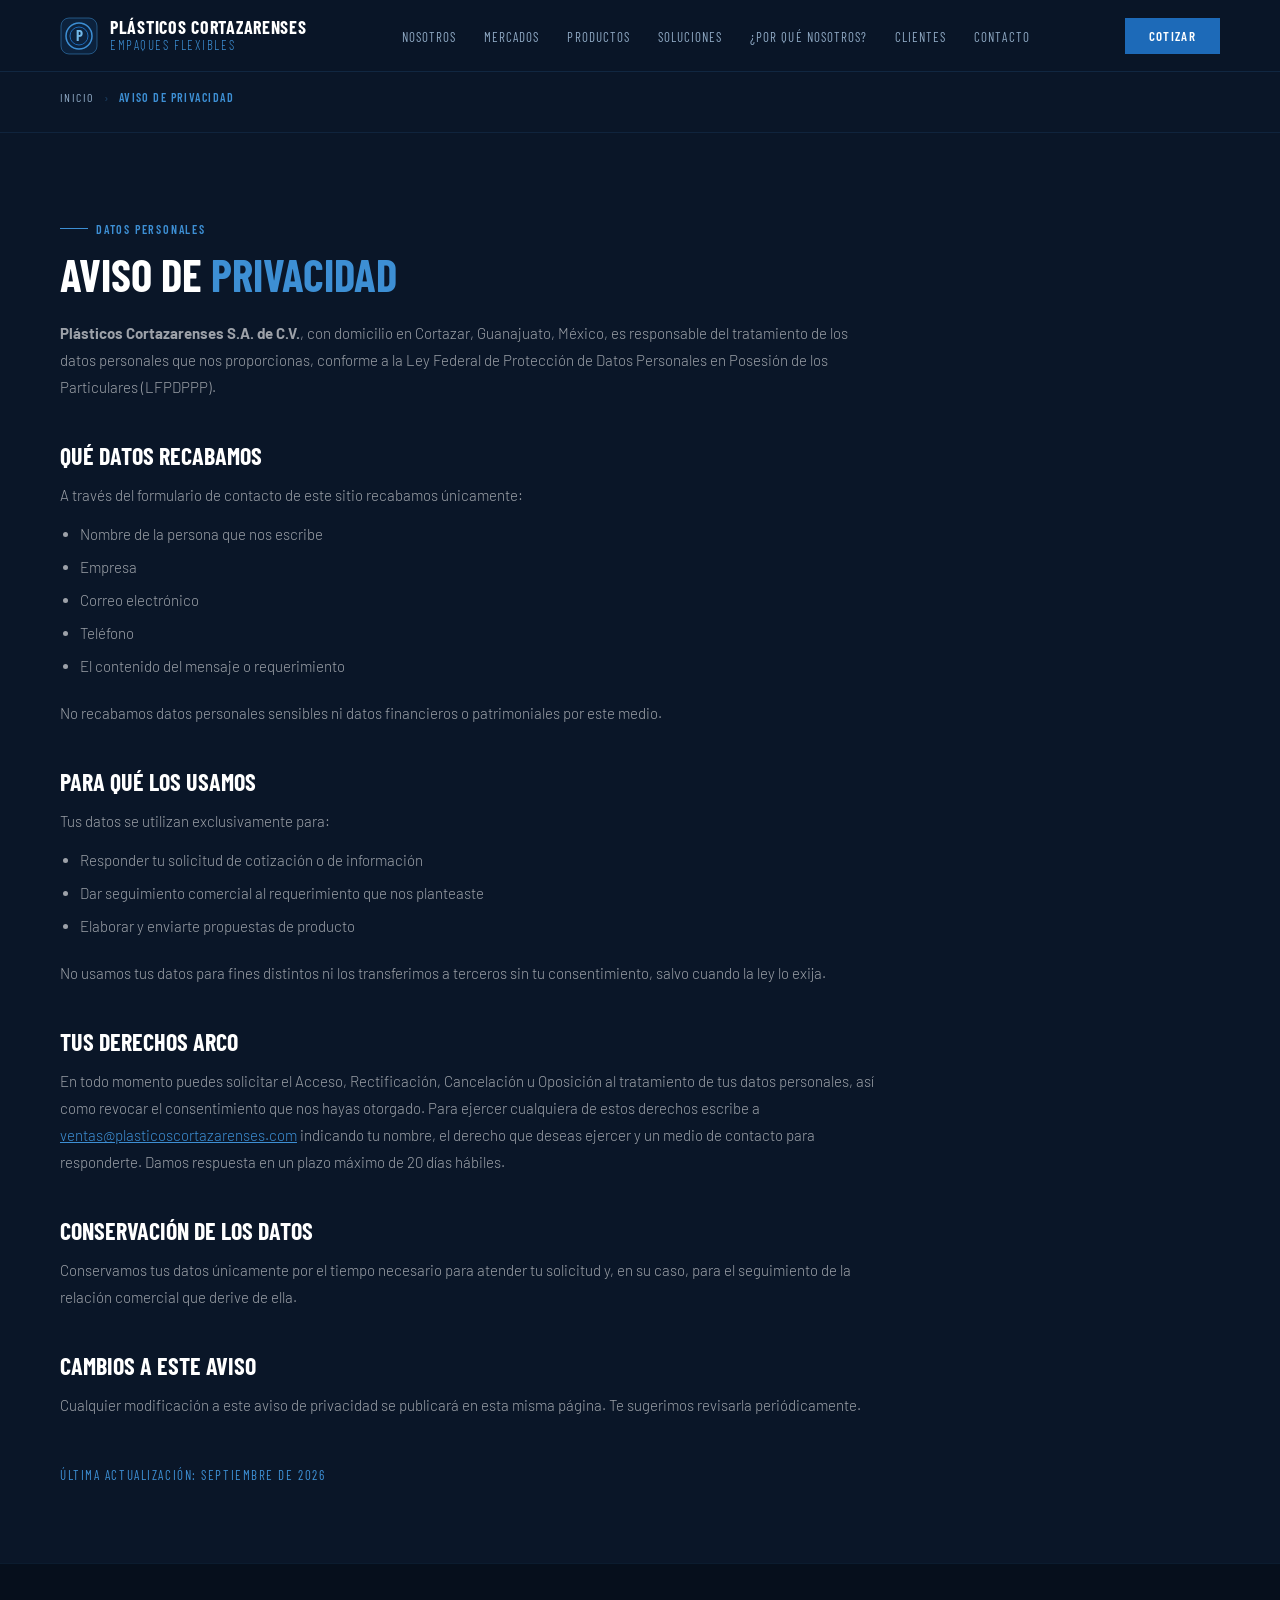
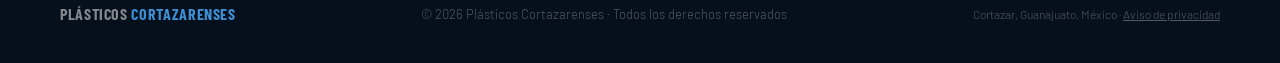
<file: plasticos-cortazarenses/aviso-privacidad.html>
<!DOCTYPE html>
<html lang="es">
<head>
<meta charset="UTF-8">
<meta name="viewport" content="width=device-width, initial-scale=1.0">
<title>Aviso de privacidad | Plásticos Cortazarenses</title>
<meta name="description" content="Aviso de privacidad de Plásticos Cortazarenses S.A. de C.V. conforme a la Ley Federal de Protección de Datos Personales en Posesión de los Particulares.">
<link rel="canonical" href="https://pauloruizmen.github.io/plasticos-cortazarenses/aviso-privacidad.html">
<link rel="icon" href="data:image/svg+xml,%3Csvg xmlns=%22http://www.w3.org/2000/svg%22 viewBox=%220 0 64 64%22%3E%3Crect width=%2264%22 height=%2264%22 rx=%2212%22 fill=%22%230a1628%22/%3E%3Ctext x=%2232%22 y=%2244%22 font-family=%22Arial,sans-serif%22 font-size=%2232%22 font-weight=%22bold%22 fill=%22%233d8fd4%22 text-anchor=%22middle%22%3EPC%3C/text%3E%3C/svg%3E">
<meta name="robots" content="index, follow">
<link rel="preconnect" href="https://fonts.googleapis.com">
<link rel="preconnect" href="https://fonts.gstatic.com" crossorigin>
<link href="https://fonts.googleapis.com/css2?family=Barlow+Condensed:wght@300;400;600;700&family=Barlow:wght@300;400;500&display=swap" rel="stylesheet">
<link rel="stylesheet" href="style.css">
<style>
  .legal { max-width: 820px; }
  .legal h3 {
    font-family: 'Barlow Condensed', sans-serif;
    font-size: 24px; font-weight: 700; text-transform: uppercase;
    color: var(--blanco); margin: 40px 0 12px;
  }
  .legal p, .legal li {
    font-size: 15px; font-weight: 300; line-height: 1.8;
    color: rgba(255,255,255,0.6);
  }
  .legal ul { margin: 12px 0 20px 20px; display: flex; flex-direction: column; gap: 6px; }
  .legal a { color: var(--azul-claro); }
  .legal-fecha {
    font-family: 'Barlow Condensed', sans-serif; font-size: 13px;
    letter-spacing: 0.12em; text-transform: uppercase;
    color: var(--azul-claro); margin-top: 48px; display: block;
  }
</style>
</head>
<body>
<nav>
  <a href="index.html" class="nav-logo">
    <svg width="38" height="38" viewBox="0 0 38 38" fill="none">
      <rect x="1" y="1" width="36" height="36" rx="8" fill="rgba(29,106,184,0.15)" stroke="rgba(61,143,212,0.5)" stroke-width="1"/>
      <circle cx="19" cy="19" r="13" stroke="#3d8fd4" stroke-width="1.5" fill="none"/>
      <circle cx="19" cy="19" r="9" stroke="#1d6ab8" stroke-width="1" fill="none"/>
      <text x="19" y="24" text-anchor="middle" font-family="'Barlow Condensed', sans-serif" font-weight="700" font-size="15" fill="#72b8e8">P</text>
    </svg>
    <div class="nav-logo-text">Plásticos Cortazarenses<span>Empaques Flexibles</span></div>
  </a>
  <ul class="nav-links">
    <li><a href="nosotros.html">Nosotros</a></li>
    <li><a href="mercados.html">Mercados</a></li>
    <li><a href="productos.html">Productos</a></li>
    <li><a href="soluciones.html">Soluciones</a></li>
    <li><a href="porque-nosotros.html">¿Por qué nosotros?</a></li>
    <li><a href="clientes.html">Clientes</a></li>
    <li><a href="contacto.html">Contacto</a></li>
  </ul>
  <a href="contacto.html" class="nav-cta">Cotizar</a>
</nav>
<div class="page-header">
  <a href="index.html" class="breadcrumb-link">Inicio</a>
  <span class="breadcrumb-sep">&rsaquo;</span>
  <span class="breadcrumb-current">Aviso de privacidad</span>
</div>

<section class="section">
  
  <div class="section-tag">Datos personales</div>
  <h1 class="section-title">Aviso de <span>privacidad</span></h1>

  <div class="legal">
    <p>
      <strong>Plásticos Cortazarenses S.A. de C.V.</strong>, con domicilio en Cortazar, Guanajuato, México,
      es responsable del tratamiento de los datos personales que nos proporcionas, conforme a la
      Ley Federal de Protección de Datos Personales en Posesión de los Particulares (LFPDPPP).
    </p>

    <h3>Qué datos recabamos</h3>
    <p>A través del formulario de contacto de este sitio recabamos únicamente:</p>
    <ul>
      <li>Nombre de la persona que nos escribe</li>
      <li>Empresa</li>
      <li>Correo electrónico</li>
      <li>Teléfono</li>
      <li>El contenido del mensaje o requerimiento</li>
    </ul>
    <p>No recabamos datos personales sensibles ni datos financieros o patrimoniales por este medio.</p>

    <h3>Para qué los usamos</h3>
    <p>Tus datos se utilizan exclusivamente para:</p>
    <ul>
      <li>Responder tu solicitud de cotización o de información</li>
      <li>Dar seguimiento comercial al requerimiento que nos planteaste</li>
      <li>Elaborar y enviarte propuestas de producto</li>
    </ul>
    <p>No usamos tus datos para fines distintos ni los transferimos a terceros sin tu consentimiento,
      salvo cuando la ley lo exija.</p>

    <h3>Tus derechos ARCO</h3>
    <p>
      En todo momento puedes solicitar el Acceso, Rectificación, Cancelación u Oposición al tratamiento
      de tus datos personales, así como revocar el consentimiento que nos hayas otorgado. Para ejercer
      cualquiera de estos derechos escribe a
      <a href="mailto:ventas@plasticoscortazarenses.com">ventas@plasticoscortazarenses.com</a>
      indicando tu nombre, el derecho que deseas ejercer y un medio de contacto para responderte.
      Damos respuesta en un plazo máximo de 20 días hábiles.
    </p>

    <h3>Conservación de los datos</h3>
    <p>
      Conservamos tus datos únicamente por el tiempo necesario para atender tu solicitud y, en su caso,
      para el seguimiento de la relación comercial que derive de ella.
    </p>

    <h3>Cambios a este aviso</h3>
    <p>
      Cualquier modificación a este aviso de privacidad se publicará en esta misma página.
      Te sugerimos revisarla periódicamente.
    </p>

    <span class="legal-fecha">Última actualización: septiembre de 2026</span>
  </div>
</section>

<footer>
  <div class="footer-logo">Plásticos <span>Cortazarenses</span></div>
  <div class="footer-text">© 2026 Plásticos Cortazarenses · Todos los derechos reservados</div>
  <div class="footer-dir">Cortazar, Guanajuato, México · <a href="aviso-privacidad.html" style="color:inherit;">Aviso de privacidad</a></div>
</footer>
</body>
</html>
</file>
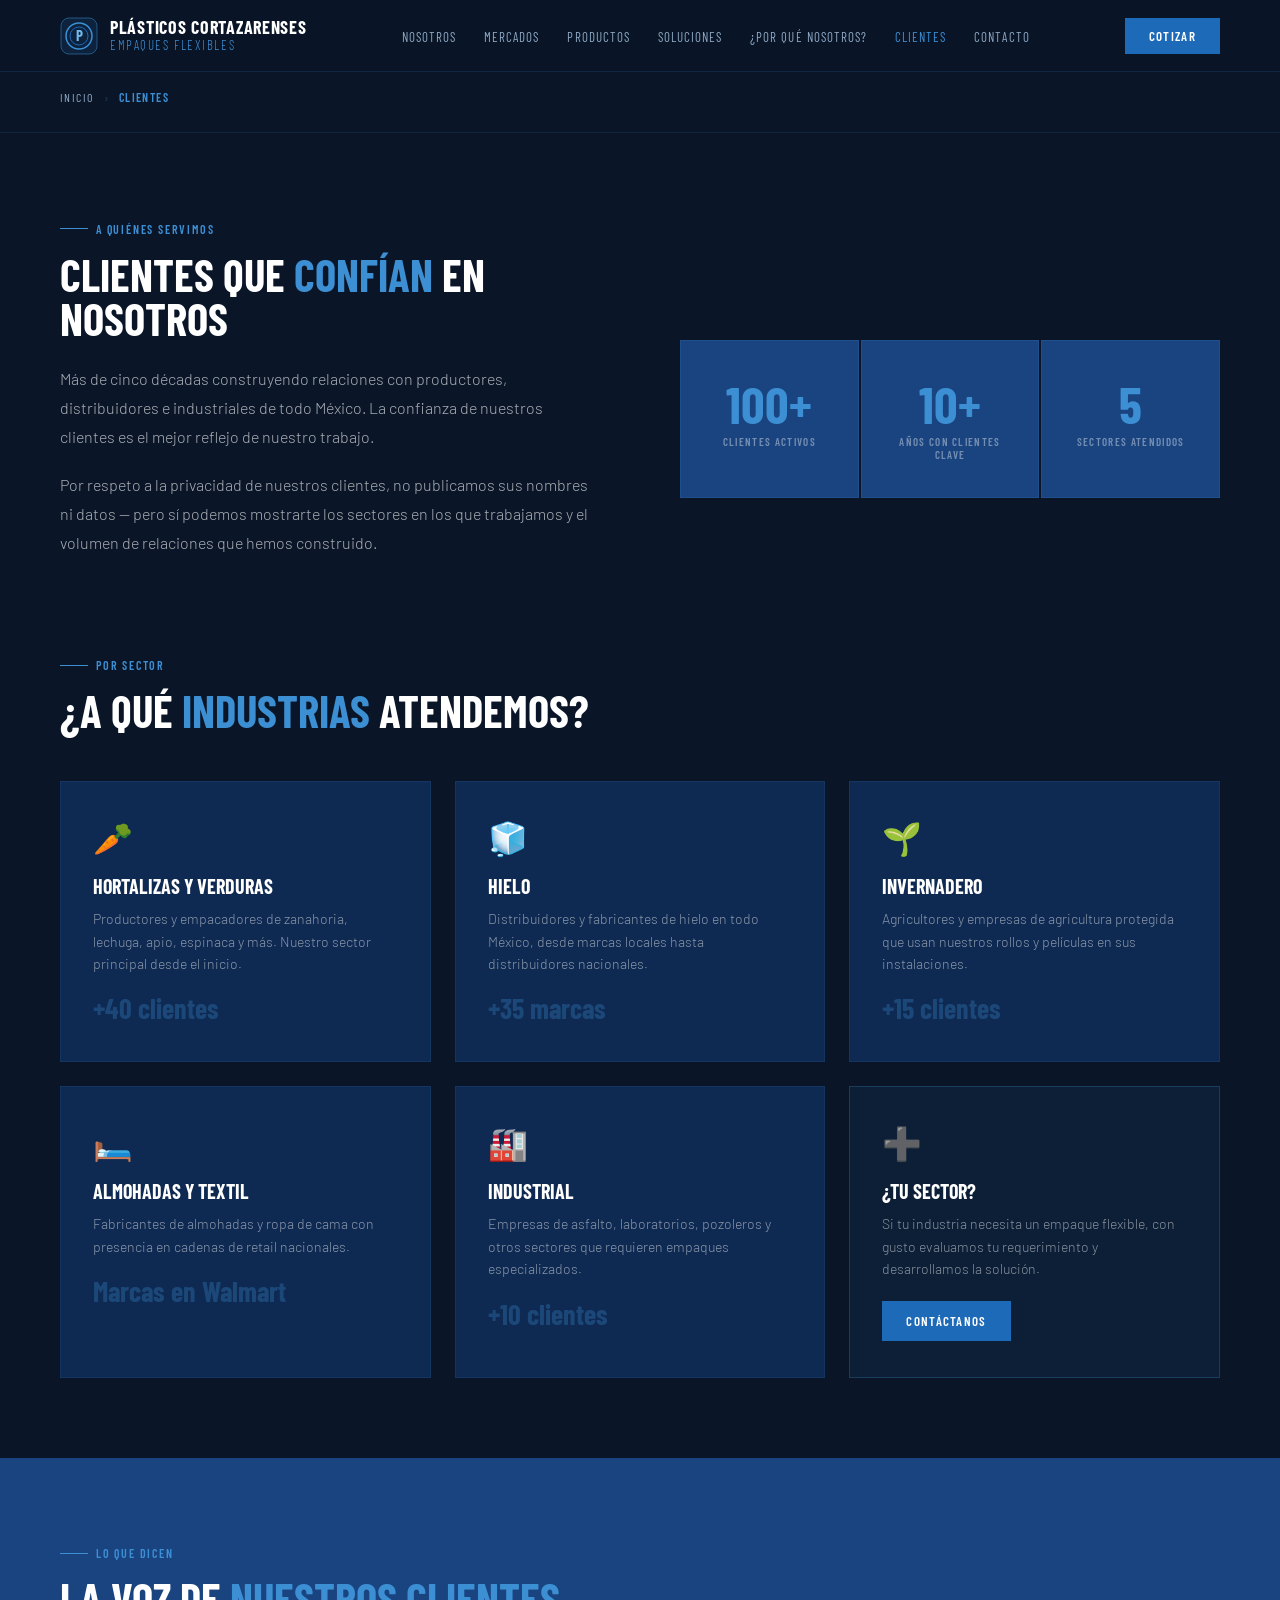
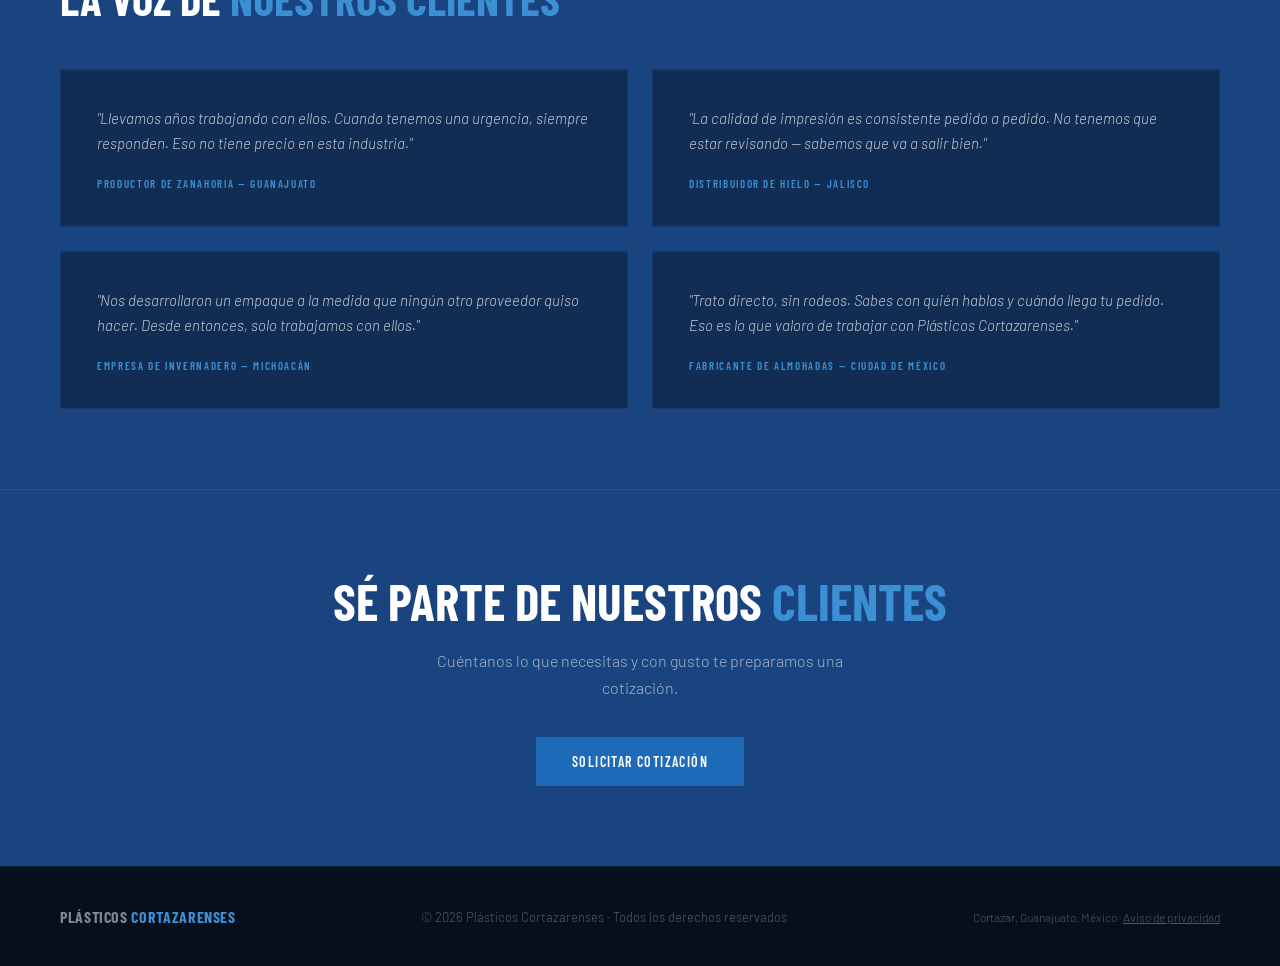
<file: plasticos-cortazarenses/clientes.html>
<!DOCTYPE html>
<html lang="es">
<head>
<meta charset="UTF-8">
<meta name="viewport" content="width=device-width, initial-scale=1.0">
<title>Clientes | Plásticos Cortazarenses</title>
<meta name="description" content="Más de 100 clientes activos en hortalizas, hielo, invernadero, textil e industrial en todo México.">
<link rel="canonical" href="https://pauloruizmen.github.io/plasticos-cortazarenses/clientes.html">
<link rel="icon" href="data:image/svg+xml,%3Csvg xmlns=%22http://www.w3.org/2000/svg%22 viewBox=%220 0 64 64%22%3E%3Crect width=%2264%22 height=%2264%22 rx=%2212%22 fill=%22%230a1628%22/%3E%3Ctext x=%2232%22 y=%2244%22 font-family=%22Arial,sans-serif%22 font-size=%2232%22 font-weight=%22bold%22 fill=%22%233d8fd4%22 text-anchor=%22middle%22%3EPC%3C/text%3E%3C/svg%3E">
<meta property="og:type" content="website">
<meta property="og:site_name" content="Plásticos Cortazarenses">
<meta property="og:locale" content="es_MX">
<meta property="og:title" content="Clientes | Plásticos Cortazarenses">
<meta property="og:description" content="Más de 100 clientes activos en hortalizas, hielo, invernadero, textil e industrial en todo México.">
<meta property="og:url" content="https://pauloruizmen.github.io/plasticos-cortazarenses/clientes.html">
<meta name="twitter:card" content="summary_large_image">
<link rel="preconnect" href="https://fonts.googleapis.com">
<link rel="preconnect" href="https://fonts.gstatic.com" crossorigin>
<link href="https://fonts.googleapis.com/css2?family=Barlow+Condensed:wght@300;400;600;700&family=Barlow:wght@300;400;500&display=swap" rel="stylesheet">
<link rel="stylesheet" href="style.css">
<style>
  .clientes-intro {
    display: grid; grid-template-columns: 1fr 1fr; gap: 80px;
    align-items: center; margin-bottom: 72px;
  }
  .stats-row {
    display: grid; grid-template-columns: repeat(3, 1fr); gap: 2px; margin-top: 48px;
  }
  .stat-box {
    background: var(--azul-fuerte);
    border: 1px solid rgba(61,143,212,0.15);
    padding: 36px 28px; text-align: center;
  }
  .stat-num {
    font-family: 'Barlow Condensed', sans-serif;
    font-size: 52px; font-weight: 700; color: var(--azul-claro); line-height: 1;
  }
  .stat-label {
    font-family: 'Barlow Condensed', sans-serif;
    font-size: 11px; font-weight: 600; letter-spacing: 0.12em; text-transform: uppercase;
    color: rgba(255,255,255,0.4); margin-top: 6px;
  }
  .sectores-grid {
    display: grid; grid-template-columns: repeat(3, 1fr); gap: 24px; margin-top: 48px;
  }
  .sector-card {
    background: var(--azul-medio);
    border: 1px solid rgba(61,143,212,0.1);
    padding: 36px 32px;
    transition: border-color 0.2s, transform 0.2s;
  }
  .sector-card:hover { border-color: rgba(61,143,212,0.4); transform: translateY(-3px); }
  .sector-icono { font-size: 32px; margin-bottom: 16px; display: block; }
  .sector-nombre {
    font-family: 'Barlow Condensed', sans-serif;
    font-size: 20px; font-weight: 700; text-transform: uppercase;
    color: var(--blanco); margin-bottom: 10px;
  }
  .sector-desc { font-size: 14px; font-weight: 300; line-height: 1.6; color: rgba(255,255,255,0.5); }
  .sector-n {
    font-family: 'Barlow Condensed', sans-serif;
    font-size: 28px; font-weight: 700; color: rgba(61,143,212,0.3);
    margin-top: 16px;
  }
  .testimonial-section { padding: 80px 60px; background: var(--azul-fuerte); }
  .testimonial-grid { display: grid; grid-template-columns: repeat(2, 1fr); gap: 24px; margin-top: 48px; }
  .testi-card {
    background: rgba(10,22,40,0.5);
    border: 1px solid rgba(61,143,212,0.15);
    padding: 36px;
  }
  .testi-texto {
    font-size: 15px; font-weight: 300; line-height: 1.7;
    color: rgba(255,255,255,0.75); font-style: italic; margin-bottom: 20px;
  }
  .testi-sector {
    font-family: 'Barlow Condensed', sans-serif;
    font-size: 11px; font-weight: 600; letter-spacing: 0.15em; text-transform: uppercase;
    color: var(--azul-claro);
  }
  @media (max-width: 900px) {
    .clientes-intro, .sectores-grid, .testimonial-grid { grid-template-columns: 1fr; }
    .stats-row { grid-template-columns: 1fr 1fr; }
    .testimonial-section { padding: 60px 24px; }
  }
</style>
</head>
<body>
<nav>
  <a href="index.html" class="nav-logo">
    <svg width="38" height="38" viewBox="0 0 38 38" fill="none">
      <rect x="1" y="1" width="36" height="36" rx="8" fill="rgba(29,106,184,0.15)" stroke="rgba(61,143,212,0.5)" stroke-width="1"/>
      <circle cx="19" cy="19" r="13" stroke="#3d8fd4" stroke-width="1.5" fill="none"/>
      <circle cx="19" cy="19" r="9" stroke="#1d6ab8" stroke-width="1" fill="none"/>
      <text x="19" y="24" text-anchor="middle" font-family="'Barlow Condensed', sans-serif" font-weight="700" font-size="15" fill="#72b8e8">P</text>
    </svg>
    <div class="nav-logo-text">Plásticos Cortazarenses<span>Empaques Flexibles</span></div>
  </a>
  <ul class="nav-links">
    <li><a href="nosotros.html">Nosotros</a></li>
    <li><a href="mercados.html">Mercados</a></li>
    <li><a href="productos.html">Productos</a></li>
    <li><a href="soluciones.html">Soluciones</a></li>
    <li><a href="porque-nosotros.html">¿Por qué nosotros?</a></li>
    <li><a href="clientes.html" class="activo">Clientes</a></li>
    <li><a href="contacto.html">Contacto</a></li>
  </ul>
  <a href="contacto.html" class="nav-cta">Cotizar</a>
</nav>
<div class="page-header">
  <a href="index.html" class="breadcrumb-link">Inicio</a>
  <span class="breadcrumb-sep">›</span>
  <span class="breadcrumb-current">Clientes</span>
</div>
<section class="section">
  <div class="clientes-intro">
    <div class="fade-in">
      <div class="section-tag">A quiénes servimos</div>
      <h1 class="section-title">Clientes que <span>confían</span> en nosotros</h1>
      <p class="section-body">Más de cinco décadas construyendo relaciones con productores, distribuidores e industriales de todo México. La confianza de nuestros clientes es el mejor reflejo de nuestro trabajo.</p>
      <p class="section-body">Por respeto a la privacidad de nuestros clientes, no publicamos sus nombres ni datos — pero sí podemos mostrarte los sectores en los que trabajamos y el volumen de relaciones que hemos construido.</p>
    </div>
    <div class="fade-in">
      <div class="stats-row">
        <div class="stat-box">
          <div class="stat-num">100+</div>
          <div class="stat-label">Clientes activos</div>
        </div>
        <div class="stat-box">
          <div class="stat-num">10+</div>
          <div class="stat-label">Años con clientes clave</div>
        </div>
        <div class="stat-box">
          <div class="stat-num">5</div>
          <div class="stat-label">Sectores atendidos</div>
        </div>
      </div>
    </div>
  </div>

  <div class="section-tag fade-in">Por sector</div>
  <h2 class="section-title fade-in">¿A qué <span>industrias</span> atendemos?</h2>
  <div class="sectores-grid">
    <div class="sector-card fade-in">
      <span class="sector-icono">🥕</span>
      <div class="sector-nombre">Hortalizas y verduras</div>
      <p class="sector-desc">Productores y empacadores de zanahoria, lechuga, apio, espinaca y más. Nuestro sector principal desde el inicio.</p>
      <div class="sector-n">+40 clientes</div>
    </div>
    <div class="sector-card fade-in">
      <span class="sector-icono">🧊</span>
      <div class="sector-nombre">Hielo</div>
      <p class="sector-desc">Distribuidores y fabricantes de hielo en todo México, desde marcas locales hasta distribuidores nacionales.</p>
      <div class="sector-n">+35 marcas</div>
    </div>
    <div class="sector-card fade-in">
      <span class="sector-icono">🌱</span>
      <div class="sector-nombre">Invernadero</div>
      <p class="sector-desc">Agricultores y empresas de agricultura protegida que usan nuestros rollos y películas en sus instalaciones.</p>
      <div class="sector-n">+15 clientes</div>
    </div>
    <div class="sector-card fade-in">
      <span class="sector-icono">🛏️</span>
      <div class="sector-nombre">Almohadas y textil</div>
      <p class="sector-desc">Fabricantes de almohadas y ropa de cama con presencia en cadenas de retail nacionales.</p>
      <div class="sector-n">Marcas en Walmart</div>
    </div>
    <div class="sector-card fade-in">
      <span class="sector-icono">🏭</span>
      <div class="sector-nombre">Industrial</div>
      <p class="sector-desc">Empresas de asfalto, laboratorios, pozoleros y otros sectores que requieren empaques especializados.</p>
      <div class="sector-n">+10 clientes</div>
    </div>
    <div class="sector-card fade-in" style="background: rgba(29,106,184,0.1); border-color: rgba(61,143,212,0.25);">
      <span class="sector-icono">➕</span>
      <div class="sector-nombre">¿Tu sector?</div>
      <p class="sector-desc">Si tu industria necesita un empaque flexible, con gusto evaluamos tu requerimiento y desarrollamos la solución.</p>
      <a href="contacto.html" class="btn-primary" style="margin-top:20px; font-size:13px; padding:12px 24px;">Contáctanos</a>
    </div>
  </div>
</section>

<section class="testimonial-section">
  <div class="section-tag fade-in">Lo que dicen</div>
  <h2 class="section-title fade-in">La voz de <span>nuestros clientes</span></h2>
  <div class="testimonial-grid">
    <div class="testi-card fade-in">
      <p class="testi-texto">"Llevamos años trabajando con ellos. Cuando tenemos una urgencia, siempre responden. Eso no tiene precio en esta industria."</p>
      <div class="testi-sector">Productor de zanahoria — Guanajuato</div>
    </div>
    <div class="testi-card fade-in">
      <p class="testi-texto">"La calidad de impresión es consistente pedido a pedido. No tenemos que estar revisando — sabemos que va a salir bien."</p>
      <div class="testi-sector">Distribuidor de hielo — Jalisco</div>
    </div>
    <div class="testi-card fade-in">
      <p class="testi-texto">"Nos desarrollaron un empaque a la medida que ningún otro proveedor quiso hacer. Desde entonces, solo trabajamos con ellos."</p>
      <div class="testi-sector">Empresa de invernadero — Michoacán</div>
    </div>
    <div class="testi-card fade-in">
      <p class="testi-texto">"Trato directo, sin rodeos. Sabes con quién hablas y cuándo llega tu pedido. Eso es lo que valoro de trabajar con Plásticos Cortazarenses."</p>
      <div class="testi-sector">Fabricante de almohadas — Ciudad de México</div>
    </div>
  </div>
</section>

<section class="cta-final">
  <h2 class="cta-titulo">Sé parte de nuestros <span>clientes</span></h2>
  <p class="cta-desc">Cuéntanos lo que necesitas y con gusto te preparamos una cotización.</p>
  <a href="contacto.html" class="btn-primary">Solicitar cotización</a>
</section>
<footer>
  <div class="footer-logo">Plásticos <span>Cortazarenses</span></div>
  <div class="footer-text">© 2026 Plásticos Cortazarenses · Todos los derechos reservados</div>
  <div class="footer-dir">Cortazar, Guanajuato, México · <a href="aviso-privacidad.html" style="color:inherit;">Aviso de privacidad</a></div>
</footer>
<script>
  const obs = new IntersectionObserver((e)=>{e.forEach(x=>{if(x.isIntersecting){x.target.classList.add('visible');obs.unobserve(x.target);}});},{threshold:0.1});
  document.querySelectorAll('.fade-in').forEach(el=>obs.observe(el));
</script>
</body>
</html>
</file>
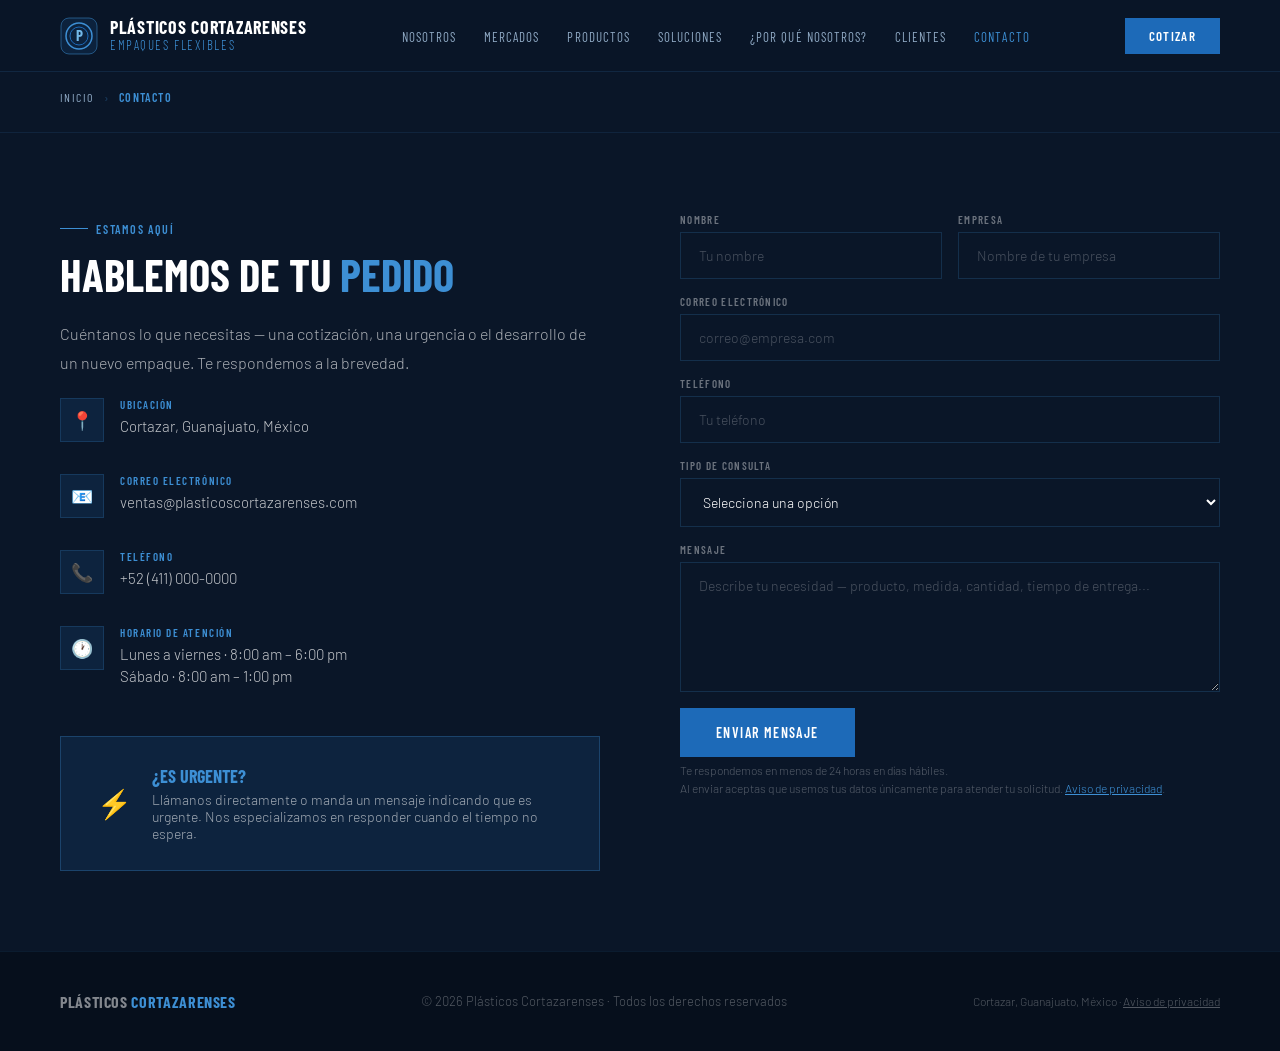
<file: plasticos-cortazarenses/contacto.html>
<!DOCTYPE html>
<html lang="es">
<head>
<meta charset="UTF-8">
<meta name="viewport" content="width=device-width, initial-scale=1.0">
<title>Contacto | Plásticos Cortazarenses</title>
<meta name="description" content="Cotiza tu empaque flexible. Cortazar, Guanajuato. Te respondemos en menos de 24 horas en días hábiles.">
<link rel="canonical" href="https://pauloruizmen.github.io/plasticos-cortazarenses/contacto.html">
<link rel="icon" href="data:image/svg+xml,%3Csvg xmlns=%22http://www.w3.org/2000/svg%22 viewBox=%220 0 64 64%22%3E%3Crect width=%2264%22 height=%2264%22 rx=%2212%22 fill=%22%230a1628%22/%3E%3Ctext x=%2232%22 y=%2244%22 font-family=%22Arial,sans-serif%22 font-size=%2232%22 font-weight=%22bold%22 fill=%22%233d8fd4%22 text-anchor=%22middle%22%3EPC%3C/text%3E%3C/svg%3E">
<meta property="og:type" content="website">
<meta property="og:site_name" content="Plásticos Cortazarenses">
<meta property="og:locale" content="es_MX">
<meta property="og:title" content="Contacto | Plásticos Cortazarenses">
<meta property="og:description" content="Cotiza tu empaque flexible. Cortazar, Guanajuato. Te respondemos en menos de 24 horas en días hábiles.">
<meta property="og:url" content="https://pauloruizmen.github.io/plasticos-cortazarenses/contacto.html">
<meta name="twitter:card" content="summary_large_image">
<link rel="preconnect" href="https://fonts.googleapis.com">
<link rel="preconnect" href="https://fonts.gstatic.com" crossorigin>
<link href="https://fonts.googleapis.com/css2?family=Barlow+Condensed:wght@300;400;600;700&family=Barlow:wght@300;400;500&display=swap" rel="stylesheet">
<link rel="stylesheet" href="style.css">
<style>
  .contacto-grid {
    display: grid; grid-template-columns: 1fr 1fr; gap: 80px; align-items: start;
  }
  .dato {
    display: flex; gap: 16px; margin-bottom: 32px; align-items: flex-start;
  }
  .dato-icono {
    width: 44px; height: 44px; flex-shrink: 0;
    background: rgba(29,106,184,0.15);
    border: 1px solid rgba(61,143,212,0.2);
    display: flex; align-items: center; justify-content: center; font-size: 18px;
  }
  .dato-label {
    font-family: 'Barlow Condensed', sans-serif;
    font-size: 11px; font-weight: 600; letter-spacing: 0.14em; text-transform: uppercase;
    color: var(--azul-claro); margin-bottom: 4px;
  }
  .dato-valor { font-size: 15px; font-weight: 300; color: rgba(255,255,255,0.75); line-height: 1.5; }

  .form-grid { display: flex; flex-direction: column; gap: 16px; }
  .form-row { display: grid; grid-template-columns: 1fr 1fr; gap: 16px; }
  .form-input {
    background: rgba(10,22,40,0.7);
    border: 1px solid rgba(61,143,212,0.2);
    color: var(--blanco);
    font-family: 'Barlow', sans-serif; font-size: 14px; font-weight: 300;
    padding: 14px 18px; outline: none; width: 100%;
    transition: border-color 0.2s;
  }
  .form-input::placeholder { color: rgba(255,255,255,0.25); }
  .form-input:focus { border-color: var(--azul-claro); }
  textarea.form-input { resize: vertical; min-height: 130px; }
  select.form-input { cursor: pointer; }
  select.form-input option { background: var(--azul-oscuro); }

  .form-label {
    font-family: 'Barlow Condensed', sans-serif;
    font-size: 11px; font-weight: 600; letter-spacing: 0.12em; text-transform: uppercase;
    color: rgba(255,255,255,0.4); margin-bottom: 6px; display: block;
  }
  .form-field { display: flex; flex-direction: column; }

  .form-nota {
    font-size: 12px; font-weight: 300; color: rgba(255,255,255,0.3);
    margin-top: 4px; line-height: 1.5;
  }

  .urgencia-banner {
    margin-top: 48px; padding: 28px 36px;
    background: rgba(29,106,184,0.15);
    border: 1px solid rgba(61,143,212,0.3);
    display: flex; align-items: center; gap: 20px;
  }
  .urgencia-icono { font-size: 28px; flex-shrink: 0; }
  .urgencia-titulo {
    font-family: 'Barlow Condensed', sans-serif;
    font-size: 18px; font-weight: 700; text-transform: uppercase; color: var(--azul-claro);
    margin-bottom: 4px;
  }
  .urgencia-desc { font-size: 14px; font-weight: 300; color: rgba(255,255,255,0.6); }

  @media (max-width: 900px) {
    .contacto-grid { grid-template-columns: 1fr; gap: 48px; }
    .form-row { grid-template-columns: 1fr; }
  }
</style>
</head>
<body>
<nav>
  <a href="index.html" class="nav-logo">
    <svg width="38" height="38" viewBox="0 0 38 38" fill="none">
      <rect x="1" y="1" width="36" height="36" rx="8" fill="rgba(29,106,184,0.15)" stroke="rgba(61,143,212,0.5)" stroke-width="1"/>
      <circle cx="19" cy="19" r="13" stroke="#3d8fd4" stroke-width="1.5" fill="none"/>
      <circle cx="19" cy="19" r="9" stroke="#1d6ab8" stroke-width="1" fill="none"/>
      <text x="19" y="24" text-anchor="middle" font-family="'Barlow Condensed', sans-serif" font-weight="700" font-size="15" fill="#72b8e8">P</text>
    </svg>
    <div class="nav-logo-text">Plásticos Cortazarenses<span>Empaques Flexibles</span></div>
  </a>
  <ul class="nav-links">
    <li><a href="nosotros.html">Nosotros</a></li>
    <li><a href="mercados.html">Mercados</a></li>
    <li><a href="productos.html">Productos</a></li>
    <li><a href="soluciones.html">Soluciones</a></li>
    <li><a href="porque-nosotros.html">¿Por qué nosotros?</a></li>
    <li><a href="clientes.html">Clientes</a></li>
    <li><a href="contacto.html" class="activo">Contacto</a></li>
  </ul>
  <a href="contacto.html" class="nav-cta">Cotizar</a>
</nav>
<div class="page-header">
  <a href="index.html" class="breadcrumb-link">Inicio</a>
  <span class="breadcrumb-sep">›</span>
  <span class="breadcrumb-current">Contacto</span>
</div>

<section class="section">
  <div class="contacto-grid">
    <!-- Info -->
    <div class="fade-in">
      <div class="section-tag">Estamos aquí</div>
      <h1 class="section-title">Hablemos de tu <span>pedido</span></h1>
      <p class="section-body">Cuéntanos lo que necesitas — una cotización, una urgencia o el desarrollo de un nuevo empaque. Te respondemos a la brevedad.</p>

      <div class="dato">
        <div class="dato-icono">📍</div>
        <div>
          <div class="dato-label">Ubicación</div>
          <div class="dato-valor">Cortazar, Guanajuato, México</div>
        </div>
      </div>
      <div class="dato">
        <div class="dato-icono">📧</div>
        <div>
          <div class="dato-label">Correo electrónico</div>
          <div class="dato-valor">ventas@plasticoscortazarenses.com</div>
        </div>
      </div>
      <div class="dato">
        <div class="dato-icono">📞</div>
        <div>
          <div class="dato-label">Teléfono</div>
          <div class="dato-valor">+52 (411) 000-0000</div>
        </div>
      </div>
      <div class="dato">
        <div class="dato-icono">🕐</div>
        <div>
          <div class="dato-label">Horario de atención</div>
          <div class="dato-valor">Lunes a viernes · 8:00 am – 6:00 pm<br>Sábado · 8:00 am – 1:00 pm</div>
        </div>
      </div>

      <div class="urgencia-banner">
        <span class="urgencia-icono">⚡</span>
        <div>
          <div class="urgencia-titulo">¿Es urgente?</div>
          <div class="urgencia-desc">Llámanos directamente o manda un mensaje indicando que es urgente. Nos especializamos en responder cuando el tiempo no espera.</div>
        </div>
      </div>
    </div>

    <!-- Formulario -->
    <div class="fade-in">
      <form class="form-grid" onsubmit="enviarForm(event)">
        <div class="form-row">
          <div class="form-field">
            <label class="form-label">Nombre</label>
            <input class="form-input" id="f-nombre" name="nombre" type="text" placeholder="Tu nombre" required>
          </div>
          <div class="form-field">
            <label class="form-label">Empresa</label>
            <input class="form-input" id="f-empresa" name="empresa" type="text" placeholder="Nombre de tu empresa">
          </div>
        </div>
        <div class="form-field">
          <label class="form-label">Correo electrónico</label>
          <input class="form-input" id="f-correo" name="correo" type="email" placeholder="correo@empresa.com" required>
        </div>
        <div class="form-field">
          <label class="form-label">Teléfono</label>
          <input class="form-input" id="f-tel" name="telefono" type="tel" placeholder="Tu teléfono">
        </div>
        <div class="form-field">
          <label class="form-label">Tipo de consulta</label>
          <select class="form-input" id="f-tipo" name="tipo">
            <option value="">Selecciona una opción</option>
            <option>Cotización de producto existente</option>
            <option>Desarrollo de nuevo producto</option>
            <option>Pedido urgente</option>
            <option>Información general</option>
          </select>
        </div>
        <div class="form-field">
          <label class="form-label">Mensaje</label>
          <textarea class="form-input" id="f-mensaje" name="mensaje" placeholder="Describe tu necesidad — producto, medida, cantidad, tiempo de entrega..." required></textarea>
        </div>
        <div>
          <button type="submit" class="btn-primary">Enviar mensaje</button>
          <p class="form-nota">Te respondemos en menos de 24 horas en días hábiles.<br>Al enviar aceptas que usemos tus datos únicamente para atender tu solicitud. <a href="aviso-privacidad.html" style="color:var(--azul-claro);">Aviso de privacidad</a>.</p>
        </div>
      </form>
    </div>
  </div>
</section>

<footer>
  <div class="footer-logo">Plásticos <span>Cortazarenses</span></div>
  <div class="footer-text">© 2026 Plásticos Cortazarenses · Todos los derechos reservados</div>
  <div class="footer-dir">Cortazar, Guanajuato, México · <a href="aviso-privacidad.html" style="color:inherit;">Aviso de privacidad</a></div>
</footer>
<script>
  const obs = new IntersectionObserver((e)=>{e.forEach(x=>{if(x.isIntersecting){x.target.classList.add('visible');obs.unobserve(x.target);}});},{threshold:0.1});
  document.querySelectorAll('.fade-in').forEach(el=>obs.observe(el));

  /* ─────────────────────────────────────────────────────────────
     El sitio es estático (GitHub Pages): no hay servidor que reciba
     el formulario. Mientras no se conecte un servicio de formularios,
     se abre el correo del visitante con todos los datos ya cargados.

     PARA CONECTAR FORMSPREE (recomendado, 5 min y gratis):
       1. Crea la cuenta en formspree.io y copia tu endpoint.
       2. En el <form> pon: action="https://formspree.io/f/TU_ID" method="POST"
       3. Borra el onsubmit="enviarForm(event)" del <form>.
       Con eso el correo llega solo, sin abrir el cliente del visitante.
     ───────────────────────────────────────────────────────────── */
  const DESTINO = 'ventas@plasticoscortazarenses.com';

  function enviarForm(e) {
    e.preventDefault();
    const v = id => (document.getElementById(id).value || '').trim();
    const btn = e.target.querySelector('button[type="submit"]');

    const asunto = (v('f-tipo') || 'Solicitud desde el sitio web') +
                   (v('f-empresa') ? ' — ' + v('f-empresa') : '');
    const cuerpo =
      'Nombre: '   + v('f-nombre')  + '\n' +
      'Empresa: '  + v('f-empresa') + '\n' +
      'Correo: '   + v('f-correo')  + '\n' +
      'Teléfono: ' + v('f-tel')     + '\n' +
      'Tipo: '     + v('f-tipo')    + '\n\n' +
      'Mensaje:\n' + v('f-mensaje');

    window.location.href = 'mailto:' + DESTINO +
      '?subject=' + encodeURIComponent(asunto) +
      '&body='    + encodeURIComponent(cuerpo);

    btn.textContent = 'Abriendo tu correo…';
    setTimeout(function(){
      btn.textContent = 'Enviar mensaje';
      btn.disabled = false;
    }, 4000);
  }
</script>
</body>
</html>
</file>
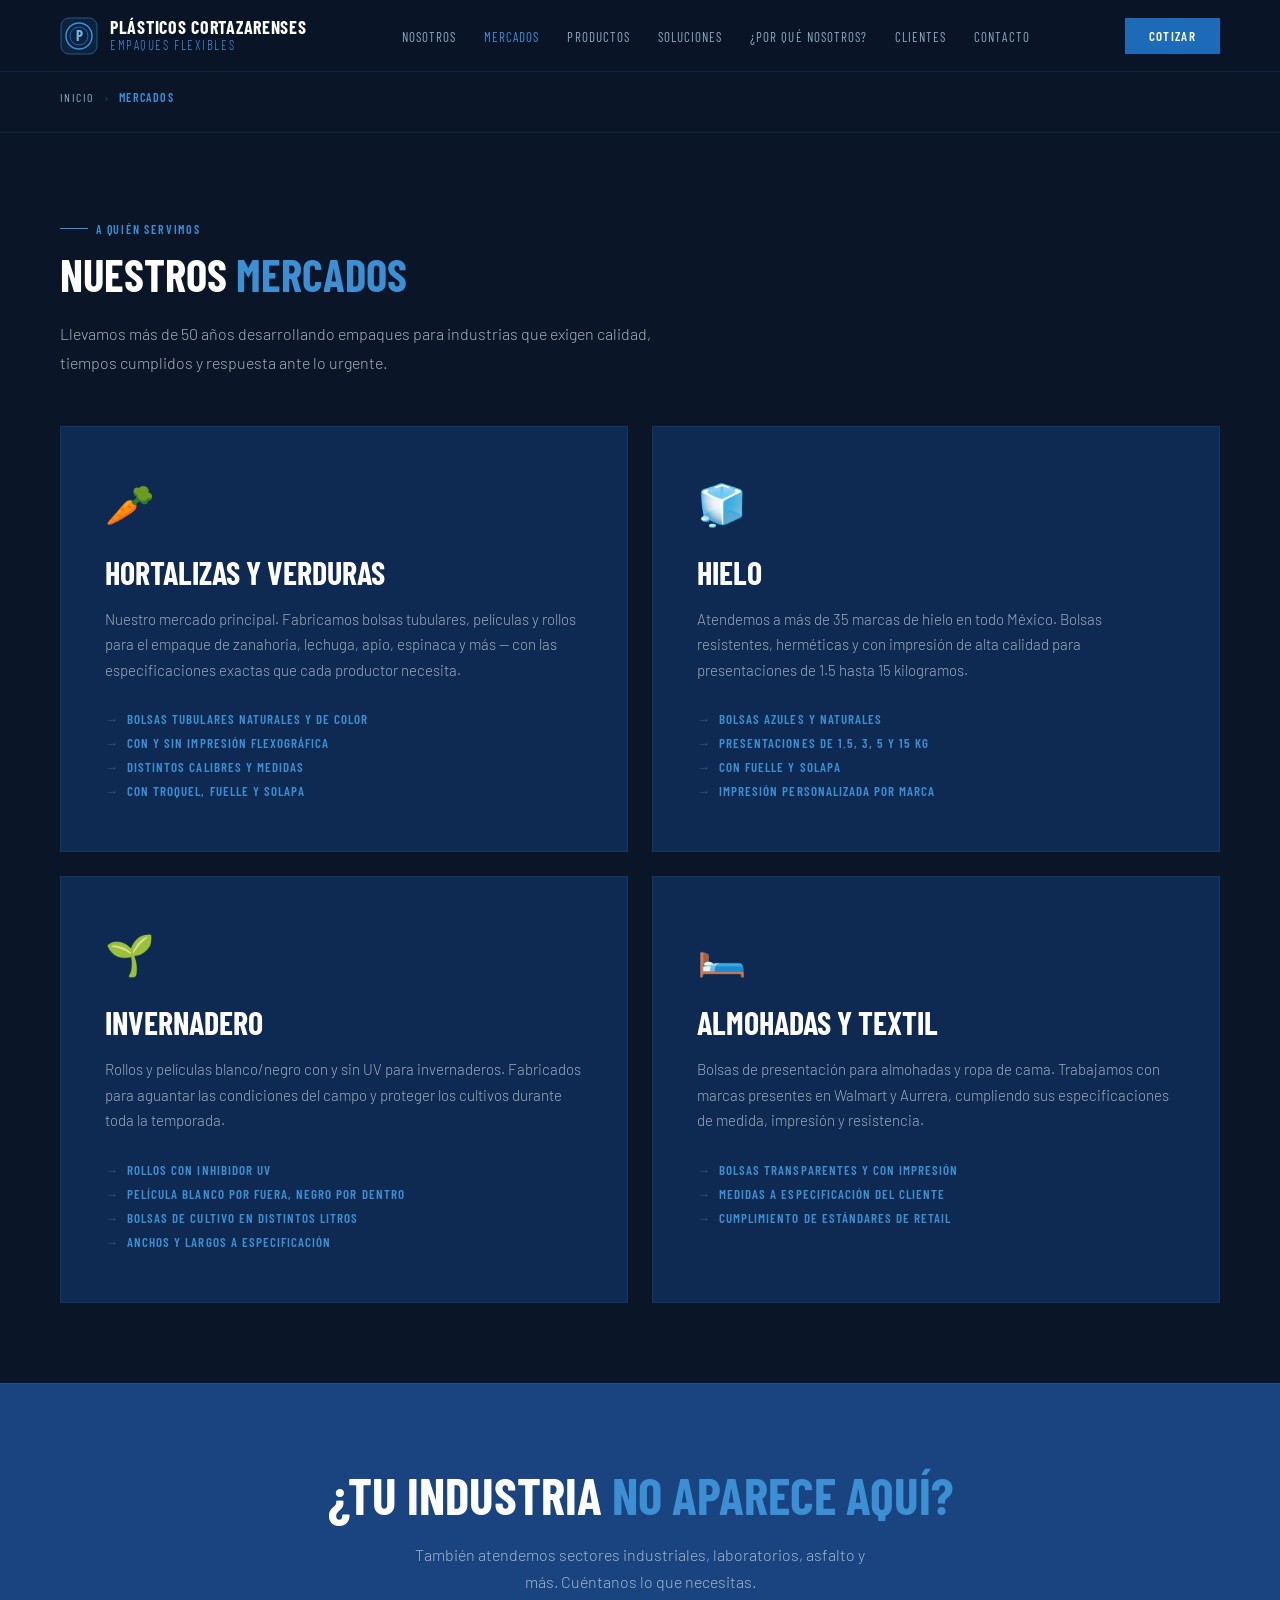
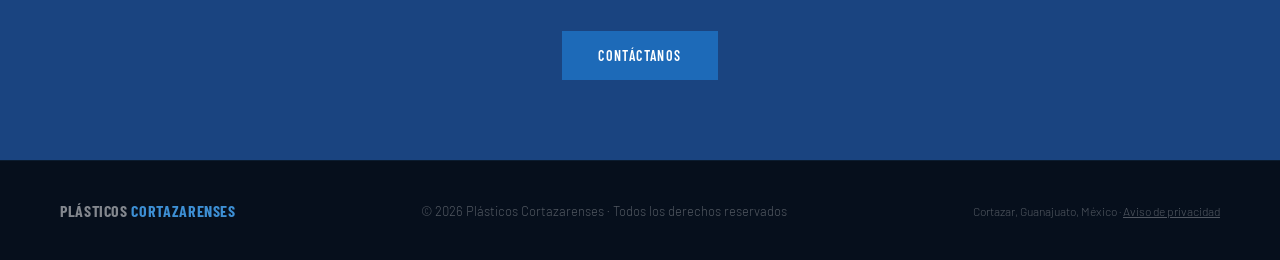
<file: plasticos-cortazarenses/mercados.html>
<!DOCTYPE html>
<html lang="es">
<head>
<meta charset="UTF-8">
<meta name="viewport" content="width=device-width, initial-scale=1.0">
<title>Mercados | Plásticos Cortazarenses</title>
<meta name="description" content="Empaque flexible para hortalizas, hielo, invernadero, almohadas y textil. Más de 35 marcas de hielo atendidas en todo México.">
<link rel="canonical" href="https://pauloruizmen.github.io/plasticos-cortazarenses/mercados.html">
<link rel="icon" href="data:image/svg+xml,%3Csvg xmlns=%22http://www.w3.org/2000/svg%22 viewBox=%220 0 64 64%22%3E%3Crect width=%2264%22 height=%2264%22 rx=%2212%22 fill=%22%230a1628%22/%3E%3Ctext x=%2232%22 y=%2244%22 font-family=%22Arial,sans-serif%22 font-size=%2232%22 font-weight=%22bold%22 fill=%22%233d8fd4%22 text-anchor=%22middle%22%3EPC%3C/text%3E%3C/svg%3E">
<meta property="og:type" content="website">
<meta property="og:site_name" content="Plásticos Cortazarenses">
<meta property="og:locale" content="es_MX">
<meta property="og:title" content="Mercados | Plásticos Cortazarenses">
<meta property="og:description" content="Empaque flexible para hortalizas, hielo, invernadero, almohadas y textil. Más de 35 marcas de hielo atendidas en todo México.">
<meta property="og:url" content="https://pauloruizmen.github.io/plasticos-cortazarenses/mercados.html">
<meta name="twitter:card" content="summary_large_image">
<link rel="preconnect" href="https://fonts.googleapis.com">
<link rel="preconnect" href="https://fonts.gstatic.com" crossorigin>
<link href="https://fonts.googleapis.com/css2?family=Barlow+Condensed:wght@300;400;600;700&family=Barlow:wght@300;400;500&display=swap" rel="stylesheet">
<link rel="stylesheet" href="style.css">
<style>
  .mercados-grid {
    display: grid;
    grid-template-columns: repeat(2, 1fr);
    gap: 24px;
    margin-top: 48px;
  }
  .mercado-card {
    background: var(--azul-medio);
    border: 1px solid rgba(61,143,212,0.12);
    padding: 52px 44px;
    transition: border-color 0.2s, transform 0.2s;
  }
  .mercado-card:hover { border-color: rgba(61,143,212,0.4); transform: translateY(-3px); }
  .mercado-icono { font-size: 40px; margin-bottom: 24px; display: block; }
  .mercado-nombre {
    font-family: 'Barlow Condensed', sans-serif;
    font-size: 32px; font-weight: 700;
    text-transform: uppercase; color: var(--blanco); margin-bottom: 16px;
  }
  .mercado-desc {
    font-size: 15px; font-weight: 300;
    line-height: 1.7; color: rgba(255,255,255,0.6);
    margin-bottom: 28px;
  }
  .mercado-lista {
    list-style: none; display: flex; flex-direction: column; gap: 8px;
  }
  .mercado-lista li {
    font-family: 'Barlow Condensed', sans-serif;
    font-size: 13px; font-weight: 600;
    letter-spacing: 0.08em; text-transform: uppercase;
    color: var(--azul-claro);
    display: flex; align-items: center; gap: 8px;
  }
  .mercado-lista li::before { content: '→'; color: rgba(61,143,212,0.5); }
  @media (max-width: 900px) { .mercados-grid { grid-template-columns: 1fr; } }
</style>
</head>
<body>
<nav>
  <a href="index.html" class="nav-logo">
    <svg width="38" height="38" viewBox="0 0 38 38" fill="none">
      <rect x="1" y="1" width="36" height="36" rx="8" fill="rgba(29,106,184,0.15)" stroke="rgba(61,143,212,0.5)" stroke-width="1"/>
      <circle cx="19" cy="19" r="13" stroke="#3d8fd4" stroke-width="1.5" fill="none"/>
      <circle cx="19" cy="19" r="9" stroke="#1d6ab8" stroke-width="1" fill="none"/>
      <text x="19" y="24" text-anchor="middle" font-family="'Barlow Condensed', sans-serif" font-weight="700" font-size="15" fill="#72b8e8">P</text>
    </svg>
    <div class="nav-logo-text">Plásticos Cortazarenses<span>Empaques Flexibles</span></div>
  </a>
  <ul class="nav-links">
    <li><a href="nosotros.html">Nosotros</a></li>
    <li><a href="mercados.html" class="activo">Mercados</a></li>
    <li><a href="productos.html">Productos</a></li>
    <li><a href="soluciones.html">Soluciones</a></li>
    <li><a href="porque-nosotros.html">¿Por qué nosotros?</a></li>
    <li><a href="clientes.html">Clientes</a></li>
    <li><a href="contacto.html">Contacto</a></li>
  </ul>
  <a href="contacto.html" class="nav-cta">Cotizar</a>
</nav>
<div class="page-header">
  <a href="index.html" class="breadcrumb-link">Inicio</a>
  <span class="breadcrumb-sep">›</span>
  <span class="breadcrumb-current">Mercados</span>
</div>
<section class="section">
  <div class="section-tag">A quién servimos</div>
  <h1 class="section-title">Nuestros <span>mercados</span></h1>
  <p class="section-body" style="max-width:600px;">Llevamos más de 50 años desarrollando empaques para industrias que exigen calidad, tiempos cumplidos y respuesta ante lo urgente.</p>
  <div class="mercados-grid">
    <div class="mercado-card fade-in">
      <span class="mercado-icono">🥕</span>
      <div class="mercado-nombre">Hortalizas y verduras</div>
      <p class="mercado-desc">Nuestro mercado principal. Fabricamos bolsas tubulares, películas y rollos para el empaque de zanahoria, lechuga, apio, espinaca y más — con las especificaciones exactas que cada productor necesita.</p>
      <ul class="mercado-lista">
        <li>Bolsas tubulares naturales y de color</li>
        <li>Con y sin impresión flexográfica</li>
        <li>Distintos calibres y medidas</li>
        <li>Con troquel, fuelle y solapa</li>
      </ul>
    </div>
    <div class="mercado-card fade-in">
      <span class="mercado-icono">🧊</span>
      <div class="mercado-nombre">Hielo</div>
      <p class="mercado-desc">Atendemos a más de 35 marcas de hielo en todo México. Bolsas resistentes, herméticas y con impresión de alta calidad para presentaciones de 1.5 hasta 15 kilogramos.</p>
      <ul class="mercado-lista">
        <li>Bolsas azules y naturales</li>
        <li>Presentaciones de 1.5, 3, 5 y 15 kg</li>
        <li>Con fuelle y solapa</li>
        <li>Impresión personalizada por marca</li>
      </ul>
    </div>
    <div class="mercado-card fade-in">
      <span class="mercado-icono">🌱</span>
      <div class="mercado-nombre">Invernadero</div>
      <p class="mercado-desc">Rollos y películas blanco/negro con y sin UV para invernaderos. Fabricados para aguantar las condiciones del campo y proteger los cultivos durante toda la temporada.</p>
      <ul class="mercado-lista">
        <li>Rollos con inhibidor UV</li>
        <li>Película blanco por fuera, negro por dentro</li>
        <li>Bolsas de cultivo en distintos litros</li>
        <li>Anchos y largos a especificación</li>
      </ul>
    </div>
    <div class="mercado-card fade-in">
      <span class="mercado-icono">🛏️</span>
      <div class="mercado-nombre">Almohadas y textil</div>
      <p class="mercado-desc">Bolsas de presentación para almohadas y ropa de cama. Trabajamos con marcas presentes en Walmart y Aurrera, cumpliendo sus especificaciones de medida, impresión y resistencia.</p>
      <ul class="mercado-lista">
        <li>Bolsas transparentes y con impresión</li>
        <li>Medidas a especificación del cliente</li>
        <li>Cumplimiento de estándares de retail</li>
      </ul>
    </div>
  </div>
</section>
<section class="cta-final">
  <h2 class="cta-titulo">¿Tu industria <span>no aparece aquí?</span></h2>
  <p class="cta-desc">También atendemos sectores industriales, laboratorios, asfalto y más. Cuéntanos lo que necesitas.</p>
  <a href="contacto.html" class="btn-primary">Contáctanos</a>
</section>
<footer>
  <div class="footer-logo">Plásticos <span>Cortazarenses</span></div>
  <div class="footer-text">© 2026 Plásticos Cortazarenses · Todos los derechos reservados</div>
  <div class="footer-dir">Cortazar, Guanajuato, México · <a href="aviso-privacidad.html" style="color:inherit;">Aviso de privacidad</a></div>
</footer>
<script>
  const obs = new IntersectionObserver((e) => { e.forEach(x => { if(x.isIntersecting){x.target.classList.add('visible');obs.unobserve(x.target);}}); },{threshold:0.1});
  document.querySelectorAll('.fade-in').forEach(el=>obs.observe(el));
</script>
</body>
</html>
</file>
<file: pc.css>
/* ============================================================
   PLÁSTICOS CORTAZARENSES — Sistema visual
   Base clara, fotografía protagonista, azul de marca como acento.
   ============================================================ */

:root {
  --navy:      #0B1F3A;
  --navy-2:    #10294B;
  --azul:      #1D6AB8;
  --azul-2:    #2F80D0;
  --cielo:     #8CC3EE;
  --tinta:     #14212F;
  --texto:     #46566A;
  --suave:     #6B7A8C;
  --linea:     #E2E8F0;
  --fondo:     #F4F7FA;
  --blanco:    #FFFFFF;
  --max:       1240px;
  --gutter:    max(24px, calc((100vw - var(--max)) / 2));
  --radio:     6px;
  --sombra:    0 1px 2px rgba(11,31,58,.06), 0 8px 24px rgba(11,31,58,.08);
  --sombra-h:  0 2px 4px rgba(11,31,58,.08), 0 16px 40px rgba(11,31,58,.14);
  --head:      'Barlow Condensed', 'Arial Narrow', sans-serif;
  --body:      'Barlow', system-ui, sans-serif;
}

*, *::before, *::after { box-sizing: border-box; margin: 0; padding: 0; }
html { scroll-behavior: smooth; -webkit-text-size-adjust: 100%; }
body { font-family: var(--body); font-size: 17px; line-height: 1.6; color: var(--texto); background: var(--blanco); overflow-x: hidden; }
img, video { display: block; max-width: 100%; }
a { color: var(--azul); }
[id] { scroll-margin-top: 96px; }

/* ── Tipografía ── */
h1, h2, h3, h4 { font-family: var(--head); color: var(--tinta); line-height: 1.02; font-weight: 700; letter-spacing: -0.005em; }
h1 { font-size: clamp(44px, 6.4vw, 84px); text-transform: uppercase; }
h2 { font-size: clamp(34px, 4.2vw, 54px); text-transform: uppercase; }
h3 { font-size: 24px; text-transform: uppercase; letter-spacing: 0.01em; }
.eyebrow {
  display: inline-flex; align-items: center; gap: 12px;
  font-family: var(--head); font-size: 14px; font-weight: 600;
  letter-spacing: 0.18em; text-transform: uppercase; color: var(--azul);
  margin-bottom: 18px;
}
.eyebrow::before { content: ''; width: 32px; height: 2px; background: currentColor; }
.lead { font-size: 19px; line-height: 1.6; color: var(--texto); max-width: 620px; }
.acento { color: var(--azul); }

/* ── Botones ── */
.btn {
  display: inline-flex; align-items: center; justify-content: center; gap: 10px;
  min-height: 52px; padding: 0 28px; border-radius: var(--radio);
  font-family: var(--head); font-size: 16px; font-weight: 600;
  letter-spacing: 0.08em; text-transform: uppercase; text-decoration: none;
  border: 2px solid transparent; cursor: pointer; transition: background .2s, color .2s, border-color .2s, transform .2s;
}
.btn svg { width: 18px; height: 18px; flex: none; }
.btn-primario { background: var(--azul); color: #fff; }
.btn-primario:hover { background: var(--navy); }
.btn-claro { background: #fff; color: var(--navy); }
.btn-claro:hover { background: var(--cielo); }
.btn-borde { border-color: rgba(255,255,255,.7); color: #fff; }
.btn-borde:hover { background: #fff; color: var(--navy); border-color: #fff; }
.btn-borde-oscuro { border-color: var(--navy); color: var(--navy); }
.btn-borde-oscuro:hover { background: var(--navy); color: #fff; }
.link-flecha {
  display: inline-flex; align-items: center; gap: 8px;
  font-family: var(--head); font-size: 15px; font-weight: 600;
  letter-spacing: 0.1em; text-transform: uppercase; text-decoration: none; color: var(--azul);
}
.link-flecha::after { content: '→'; transition: transform .2s; }
.link-flecha:hover::after { transform: translateX(4px); }

/* ── Navegación ── */
nav.site-nav {
  position: sticky; top: 0; z-index: 100;
  display: flex; align-items: center; gap: 28px;
  height: 76px; padding: 0 var(--gutter);
  background: rgba(255,255,255,.97); backdrop-filter: blur(10px);
  border-bottom: 1px solid var(--linea);
}
.nav-logo { display: flex; align-items: center; gap: 12px; text-decoration: none; margin-right: auto; }
.nav-logo svg { width: 40px; height: 40px; flex: none; }
.nav-logo-text { font-family: var(--head); font-weight: 700; font-size: 19px; letter-spacing: .03em; text-transform: uppercase; color: var(--navy); line-height: 1.05; }
.nav-logo-text span { display: block; font-weight: 500; font-size: 12px; letter-spacing: .18em; color: var(--azul); }
.nav-links { display: flex; gap: 32px; list-style: none; }
.nav-links a {
  position: relative; font-family: var(--head); font-size: 16px; font-weight: 600;
  letter-spacing: .08em; text-transform: uppercase; color: var(--tinta); text-decoration: none; padding: 26px 0;
}
.nav-links a::after { content: ''; position: absolute; left: 0; right: 0; bottom: 18px; height: 2px; background: var(--azul); transform: scaleX(0); transition: transform .2s; }
.nav-links a:hover::after, .nav-links a.activo::after { transform: scaleX(1); }
.nav-links a.activo { color: var(--azul); }
.nav-tel { display: inline-flex; align-items: center; gap: 8px; font-family: var(--head); font-size: 17px; font-weight: 600; letter-spacing: .04em; color: var(--navy); text-decoration: none; white-space: nowrap; }
.nav-tel svg { width: 17px; height: 17px; color: var(--azul); }
.nav-cta { display: inline-flex; align-items: center; min-height: 44px; padding: 0 20px; border-radius: var(--radio); background: var(--azul); color: #fff; font-family: var(--head); font-size: 15px; font-weight: 600; letter-spacing: .08em; text-transform: uppercase; text-decoration: none; white-space: nowrap; transition: background .2s; }
.nav-cta:hover { background: var(--navy); }
.nav-derecha { display: flex; align-items: center; gap: 12px; }
.nav-toggle { display: none; width: 46px; height: 46px; border: 1px solid var(--linea); border-radius: var(--radio); background: #fff; cursor: pointer; flex-direction: column; align-items: center; justify-content: center; gap: 5px; }
.nav-toggle span { display: block; width: 20px; height: 2px; background: var(--navy); transition: transform .2s, opacity .2s; }
nav.nav-open .nav-toggle span:nth-child(1) { transform: translateY(7px) rotate(45deg); }
nav.nav-open .nav-toggle span:nth-child(2) { opacity: 0; }
nav.nav-open .nav-toggle span:nth-child(3) { transform: translateY(-7px) rotate(-45deg); }
.nav-links .nav-cta-movil { display: none; }

@media (max-width: 1100px) {
  nav.site-nav { gap: 12px; }
  .nav-tel { display: none; }
  .nav-toggle { display: inline-flex; }
  .nav-links {
    display: none; position: fixed; top: 76px; left: 0; right: 0;
    flex-direction: column; gap: 0; padding: 8px 24px 24px;
    background: #fff; border-bottom: 1px solid var(--linea); box-shadow: 0 24px 40px rgba(11,31,58,.12);
  }
  nav.nav-open .nav-links { display: flex; }
  .nav-links li { border-bottom: 1px solid var(--linea); }
  .nav-links a { display: block; padding: 18px 0; font-size: 18px; }
  .nav-links a::after { display: none; }
  .nav-links .nav-cta-movil { display: block; border: none; padding-top: 16px; }
  .nav-links .nav-cta-movil a { background: var(--azul); color: #fff; text-align: center; border-radius: var(--radio); }
}
@media (max-width: 600px) {
  .nav-derecha > .nav-cta { display: none; }
  .nav-logo-text { font-size: 16px; }
  .nav-logo-text span { font-size: 10px; }
  .nav-logo svg { width: 34px; height: 34px; }
}

/* ── Contenedores ── */
.seccion { padding: 112px var(--gutter); }
.seccion-gris { background: var(--fondo); }
.seccion-navy { background: var(--navy); color: rgba(255,255,255,.75); }
.seccion-navy h2, .seccion-navy h3 { color: #fff; }
.seccion-navy .eyebrow { color: var(--cielo); }
.cabeza { display: flex; justify-content: space-between; align-items: flex-end; gap: 32px; margin-bottom: 56px; flex-wrap: wrap; }
.cabeza .lead { margin-top: 18px; }
@media (max-width: 900px) { .seccion { padding: 72px 24px; } .cabeza { margin-bottom: 36px; } }

/* ── Espacios para foto y video ──
   Cada <figure class="media"> carga img/<archivo>. Si el archivo no
   existe todavía, se muestra un fondo de marca. Con ?fotos=1 en la URL
   se ve el nombre de archivo y lo que debe mostrar cada espacio. */
.media { position: relative; overflow: hidden; background: linear-gradient(135deg, var(--navy-2), #1A4480); border-radius: var(--radio); isolation: isolate; }
.media-el { width: 100%; height: 100%; object-fit: cover; opacity: 0; transition: opacity .6s ease, transform .8s ease; }
.media.cargado .media-el { opacity: 1; }
.media.vacio .media-el { display: none; }
.media.vacio::after {
  content: ''; position: absolute; inset: 0; z-index: -1;
  background-image: repeating-linear-gradient(135deg, rgba(255,255,255,.035) 0 2px, transparent 2px 18px);
}
.media-ico { position: absolute; inset: 0; display: none; align-items: center; justify-content: center; color: rgba(140,195,238,.55); }
.media-ico svg { width: 56px; height: 56px; }
.media.vacio .media-ico { display: flex; }
.r-16x9 { aspect-ratio: 16 / 9; }
.r-4x3  { aspect-ratio: 4 / 3; }
.r-3x2  { aspect-ratio: 3 / 2; }
.r-1x1  { aspect-ratio: 1 / 1; }
.r-4x5  { aspect-ratio: 4 / 5; }
body.modo-fotos .media::before {
  content: attr(data-foto); position: absolute; left: 12px; right: 12px; bottom: 12px; z-index: 5;
  padding: 10px 12px; border-radius: 4px; background: #FFE36E; color: #2A2200;
  font: 600 13px/1.35 var(--body); letter-spacing: 0; text-transform: none; white-space: pre-line;
}

/* ── Hero de portada ── */
.hero { position: relative; min-height: min(88vh, 860px); display: flex; align-items: center; padding: 120px var(--gutter) 200px; color: #fff; overflow: hidden; }
.hero > .media { position: absolute; inset: 0; border-radius: 0; z-index: 0; }
.hero::after { content: ''; position: absolute; inset: 0; z-index: 1; background: linear-gradient(90deg, rgba(6,18,36,.88) 0%, rgba(6,18,36,.62) 45%, rgba(6,18,36,.15) 100%); }
.hero-in { position: relative; z-index: 2; max-width: 720px; }
.hero h1 { color: #fff; margin-bottom: 24px; }
.hero h1 .acento { color: var(--cielo); }
.hero .eyebrow { color: var(--cielo); }
.hero p { font-size: 20px; color: rgba(255,255,255,.88); max-width: 560px; margin-bottom: 36px; }
.hero-acciones { display: flex; gap: 14px; flex-wrap: wrap; }
@media (max-width: 900px) {
  .hero { min-height: 0; padding: 96px 24px 140px; }
  .hero::after { background: linear-gradient(180deg, rgba(6,18,36,.55) 0%, rgba(6,18,36,.85) 100%); }
  .hero p { font-size: 18px; }
}

/* ── Tarjetas de mercado (suben sobre el hero) ── */
.mercados-cinta { position: relative; z-index: 3; margin: -130px var(--gutter) 0; display: grid; grid-template-columns: repeat(4, 1fr); gap: 20px; }
.tarjeta { display: block; background: #fff; border-radius: var(--radio); box-shadow: var(--sombra); text-decoration: none; color: inherit; overflow: hidden; transition: box-shadow .25s, transform .25s; }
.tarjeta:hover { box-shadow: var(--sombra-h); transform: translateY(-4px); }
.tarjeta:hover .media-el { transform: scale(1.04); }
.tarjeta .media { border-radius: 0; }
.tarjeta-txt { padding: 22px 24px 26px; }
.tarjeta h3 { font-size: 22px; margin-bottom: 8px; }
.tarjeta p { font-size: 15px; line-height: 1.55; color: var(--suave); margin-bottom: 14px; }
@media (max-width: 1100px) { .mercados-cinta { grid-template-columns: repeat(2, 1fr); } }
@media (max-width: 600px)  { .mercados-cinta { grid-template-columns: 1fr; margin: -80px 24px 0; } }

/* ── Cifras ── */
.cifras { display: grid; grid-template-columns: repeat(4, 1fr); gap: 0; }
.cifra { padding: 8px 32px; border-left: 1px solid var(--linea); }
.cifra:first-child { border-left: none; padding-left: 0; }
.cifra-num { font-family: var(--head); font-size: clamp(48px, 5vw, 72px); font-weight: 700; line-height: 1; color: var(--navy); }
.cifra-num small { font-size: .5em; color: var(--azul); margin-left: 2px; }
.cifra-txt { margin-top: 10px; font-size: 15px; color: var(--suave); }
.seccion-navy .cifra { border-color: rgba(255,255,255,.12); }
.seccion-navy .cifra-num { color: #fff; }
.seccion-navy .cifra-num small { color: var(--cielo); }
.seccion-navy .cifra-txt { color: rgba(255,255,255,.65); }
@media (max-width: 900px) {
  .cifras { grid-template-columns: 1fr 1fr; gap: 36px 0; }
  .cifra:nth-child(odd) { border-left: none; padding-left: 0; }
}

/* ── Bloque dividido imagen / texto ── */
.split { display: grid; grid-template-columns: 1.1fr 1fr; gap: 80px; align-items: center; }
.split.invertido { grid-template-columns: 1fr 1.1fr; }
.split.invertido > .media, .split.invertido > .split-media { order: 2; }
.split h2 { margin-bottom: 22px; }
.split .lead { margin-bottom: 28px; }
@media (max-width: 900px) {
  .split, .split.invertido { grid-template-columns: 1fr; gap: 36px; }
  .split.invertido > .media, .split.invertido > .split-media { order: 0; }
}

/* ── Lista de datos (proceso, especificaciones) ── */
.datos { list-style: none; border-top: 1px solid var(--linea); margin-bottom: 32px; }
.datos li { display: grid; grid-template-columns: 180px 1fr; gap: 20px; padding: 16px 0; border-bottom: 1px solid var(--linea); font-size: 16px; }
.datos strong { font-family: var(--head); font-size: 17px; font-weight: 600; letter-spacing: .06em; text-transform: uppercase; color: var(--tinta); }
.seccion-navy .datos, .seccion-navy .datos li { border-color: rgba(255,255,255,.14); }
.seccion-navy .datos strong { color: #fff; }
@media (max-width: 600px) { .datos li { grid-template-columns: 1fr; gap: 2px; } }

/* ── Rejillas ── */
.rejilla-3 { display: grid; grid-template-columns: repeat(3, 1fr); gap: 28px; }
.rejilla-2 { display: grid; grid-template-columns: repeat(2, 1fr); gap: 28px; }
@media (max-width: 1000px) { .rejilla-3 { grid-template-columns: repeat(2, 1fr); } }
@media (max-width: 640px)  { .rejilla-3, .rejilla-2 { grid-template-columns: 1fr; } .rejilla-3 .tarjeta .r-4x3 { aspect-ratio: 16 / 9; } }

/* ── Razones (sin foto) ── */
.razon { padding: 32px 0 0; border-top: 2px solid var(--navy); }
.razon .ico { width: 30px; height: 30px; color: var(--azul); margin-bottom: 18px; }
.razon h3 { font-size: 22px; margin-bottom: 10px; }
.razon p { font-size: 16px; }
.seccion-navy .razon { border-color: var(--cielo); }
.seccion-navy .razon .ico { color: var(--cielo); }

/* ── Testimonio ── */
.testimonio { max-width: 920px; }
.testimonio blockquote { font-family: var(--head); font-size: clamp(30px, 3.4vw, 44px); line-height: 1.15; font-weight: 600; color: var(--tinta); text-transform: none; }
.testimonio figcaption { margin-top: 22px; font-size: 15px; color: var(--suave); }
.citas { display: grid; grid-template-columns: repeat(3, 1fr); gap: 28px; margin-top: 64px; }
.citas p { font-size: 17px; color: var(--tinta); padding-left: 18px; border-left: 2px solid var(--azul); }
@media (max-width: 900px) { .citas { grid-template-columns: 1fr; margin-top: 40px; } }

/* ── Banda de cierre con foto ── */
.cierre { position: relative; padding: 140px var(--gutter); color: #fff; overflow: hidden; text-align: center; }
.cierre > .media { position: absolute; inset: 0; border-radius: 0; z-index: 0; }
.cierre::after { content: ''; position: absolute; inset: 0; z-index: 1; background: rgba(6,18,36,.72); }
.cierre-in { position: relative; z-index: 2; max-width: 760px; margin: 0 auto; }
.cierre h2 { color: #fff; margin-bottom: 18px; }
.cierre p { font-size: 19px; color: rgba(255,255,255,.85); margin-bottom: 34px; }
.cierre .hero-acciones { justify-content: center; }
@media (max-width: 900px) { .cierre { padding: 96px 24px; } }

/* ── Encabezado de páginas interiores ── */
.pagina-hero { position: relative; min-height: 440px; display: flex; align-items: flex-end; padding: 80px var(--gutter) 72px; color: #fff; overflow: hidden; }
.pagina-hero > .media { position: absolute; inset: 0; border-radius: 0; z-index: 0; }
.pagina-hero::after { content: ''; position: absolute; inset: 0; z-index: 1; background: linear-gradient(0deg, rgba(6,18,36,.9) 0%, rgba(6,18,36,.35) 100%); }
.pagina-hero-in { position: relative; z-index: 2; max-width: 760px; }
.pagina-hero h1 { color: #fff; margin-bottom: 16px; }
.pagina-hero p { font-size: 19px; color: rgba(255,255,255,.85); max-width: 600px; }
.pagina-hero .eyebrow { color: var(--cielo); }
.migas { display: flex; gap: 10px; font-family: var(--head); font-size: 13px; letter-spacing: .14em; text-transform: uppercase; margin-bottom: 22px; color: rgba(255,255,255,.7); }
.migas a { color: rgba(255,255,255,.7); text-decoration: none; }
.migas a:hover { color: #fff; }
.pagina-hero.corto { min-height: 300px; }
@media (max-width: 900px) { .pagina-hero { min-height: 360px; padding: 64px 24px 48px; } }

/* Sub-navegación interna */
.subnav { position: sticky; top: 76px; z-index: 50; display: flex; gap: 6px; overflow-x: auto; padding: 0 var(--gutter); background: #fff; border-bottom: 1px solid var(--linea); scrollbar-width: none; }
.subnav::-webkit-scrollbar { display: none; }
.subnav a { flex: none; padding: 18px 16px; font-family: var(--head); font-size: 15px; font-weight: 600; letter-spacing: .08em; text-transform: uppercase; color: var(--suave); text-decoration: none; border-bottom: 2px solid transparent; }
.subnav a:first-child { padding-left: 0; }
.subnav a:hover { color: var(--azul); border-color: var(--azul); }

/* ── Mercado (bloque grande) ── */
.mercado-bloque + .mercado-bloque { margin-top: 112px; }
.mercado-bloque .datos { margin-top: 8px; }
@media (max-width: 900px) { .mercado-bloque + .mercado-bloque { margin-top: 72px; } }

/* ── Catálogo ── */
.filtros { display: flex; gap: 8px; flex-wrap: wrap; margin-bottom: 48px; }
.filtro { min-height: 42px; padding: 0 18px; border-radius: 999px; border: 1px solid var(--linea); background: #fff; font-family: var(--head); font-size: 15px; font-weight: 600; letter-spacing: .06em; text-transform: uppercase; color: var(--texto); cursor: pointer; transition: all .2s; }
.filtro:hover { border-color: var(--azul); color: var(--azul); }
.filtro.activo { background: var(--navy); border-color: var(--navy); color: #fff; }
.segmento { display: grid; grid-template-columns: 360px 1fr; gap: 48px; align-items: start; padding: 48px 0; border-top: 1px solid var(--linea); }
.segmento[hidden] { display: none; }
.segmento h3 { font-size: 28px; margin-bottom: 6px; }
.segmento-sub { font-size: 15px; color: var(--suave); margin-bottom: 24px; }
.specs { display: grid; grid-template-columns: repeat(2, 1fr); gap: 0 32px; list-style: none; }
.specs li { padding: 14px 0; border-bottom: 1px solid var(--linea); }
.specs b { display: block; font-family: var(--head); font-size: 13px; font-weight: 600; letter-spacing: .14em; text-transform: uppercase; color: var(--azul); }
.specs span { font-size: 16px; color: var(--tinta); }
@media (max-width: 900px) { .segmento { grid-template-columns: 1fr; gap: 24px; } }
@media (max-width: 600px) { .specs { grid-template-columns: 1fr; } }

/* ── Línea de tiempo ── */
.tiempo { list-style: none; display: grid; grid-template-columns: repeat(3, 1fr); gap: 28px; margin-top: 40px; }
.tiempo li { padding-top: 22px; border-top: 2px solid var(--azul); }
.tiempo b { display: block; font-family: var(--head); font-size: 40px; line-height: 1; color: var(--navy); margin-bottom: 10px; }
.tiempo span { font-size: 15px; }
@media (max-width: 640px) { .tiempo { grid-template-columns: 1fr; } }

/* ── Contacto ── */
.contacto-grid { display: grid; grid-template-columns: 1fr 1.25fr; gap: 80px; align-items: start; }
.contacto-datos { list-style: none; margin: 36px 0; }
.contacto-datos li { display: grid; grid-template-columns: 44px 1fr; gap: 16px; padding: 18px 0; border-bottom: 1px solid var(--linea); }
.contacto-datos .ico { width: 22px; height: 22px; color: var(--azul); margin-top: 3px; }
.contacto-datos b { display: block; font-family: var(--head); font-size: 13px; letter-spacing: .14em; text-transform: uppercase; color: var(--suave); font-weight: 600; }
.contacto-datos span, .contacto-datos a { font-size: 18px; color: var(--tinta); text-decoration: none; }
.aviso-urgente { padding: 24px 26px; background: var(--navy); color: rgba(255,255,255,.85); border-radius: var(--radio); }
.aviso-urgente strong { display: block; font-family: var(--head); font-size: 22px; text-transform: uppercase; color: #fff; margin-bottom: 6px; }
.aviso-urgente a { color: var(--cielo); font-weight: 600; }
.form { background: #fff; padding: 44px; border-radius: var(--radio); box-shadow: var(--sombra); }
.form h2 { font-size: 34px; margin-bottom: 8px; }
.form > p { font-size: 15px; color: var(--suave); margin-bottom: 28px; }
.campos { display: grid; grid-template-columns: 1fr 1fr; gap: 18px; }
.campo { display: flex; flex-direction: column; gap: 6px; }
.campo.ancho { grid-column: 1 / -1; }
.campo label { font-family: var(--head); font-size: 14px; font-weight: 600; letter-spacing: .1em; text-transform: uppercase; color: var(--tinta); }
.campo label small { font-weight: 500; color: var(--suave); letter-spacing: .04em; }
.campo input, .campo select, .campo textarea {
  width: 100%; min-height: 50px; padding: 12px 14px; border: 1px solid #CBD5E1; border-radius: var(--radio);
  font: 16px/1.4 var(--body); color: var(--tinta); background: #fff; transition: border-color .2s, box-shadow .2s;
}
.campo textarea { min-height: 130px; resize: vertical; }
.campo input:focus, .campo select:focus, .campo textarea:focus { outline: none; border-color: var(--azul); box-shadow: 0 0 0 3px rgba(29,106,184,.18); }
.form .btn { margin-top: 24px; width: 100%; }
.form-nota { margin-top: 14px; font-size: 13px; color: var(--suave); text-align: center; }
.form-estado { display: none; margin-top: 18px; padding: 14px 16px; border-radius: var(--radio); font-size: 15px; }
.form-estado.visible { display: block; }
.form-estado.ok { background: #E8F6EE; color: #14532D; border-left: 3px solid #22A05A; }
.form-estado.error { background: #FDECEC; color: #7F1D1D; border-left: 3px solid #DC4A4A; }
.form-estado a { color: inherit; font-weight: 600; }
.hp-campo { position: absolute !important; left: -9999px !important; width: 1px; height: 1px; overflow: hidden; }
button[disabled] { opacity: .7; cursor: wait; }
@media (max-width: 1000px) { .contacto-grid { grid-template-columns: 1fr; gap: 48px; } }
@media (max-width: 600px)  { .campos { grid-template-columns: 1fr; } .form { padding: 28px 20px; } }

/* ── Texto legal ── */
.legal { max-width: 780px; }
.legal h2 { font-size: 26px; margin: 44px 0 12px; }
.legal p, .legal li { font-size: 16px; }
.legal ul { margin: 10px 0 0 20px; }

/* ── Pie ── */
footer.pie { background: var(--navy); color: rgba(255,255,255,.7); padding: 80px var(--gutter) 36px; display: grid; grid-template-columns: 1.5fr 1fr 1fr 1fr; gap: 48px; }
.pie .nav-logo-text { color: #fff; }
.pie .nav-logo svg rect { fill: #163A66; }
.pie .nav-logo-text span { color: var(--cielo); }
.pie-marca p { margin-top: 18px; font-size: 15px; max-width: 320px; }
.pie-titulo { font-family: var(--head); font-size: 14px; font-weight: 600; letter-spacing: .16em; text-transform: uppercase; color: var(--cielo); margin-bottom: 16px; }
.pie ul { list-style: none; display: flex; flex-direction: column; gap: 10px; }
.pie a { color: rgba(255,255,255,.78); text-decoration: none; font-size: 15px; }
.pie a:hover { color: #fff; }
.pie strong { color: #fff; font-size: 18px; font-family: var(--head); letter-spacing: .04em; }
.pie-legal { grid-column: 1 / -1; margin-top: 24px; padding-top: 24px; border-top: 1px solid rgba(255,255,255,.12); display: flex; justify-content: space-between; gap: 16px; flex-wrap: wrap; font-size: 13px; color: rgba(255,255,255,.55); }
@media (max-width: 900px) { footer.pie { grid-template-columns: 1fr 1fr; padding: 56px 24px 28px; gap: 36px 24px; } .pie-marca { grid-column: 1 / -1; } }
@media (max-width: 480px) { footer.pie { grid-template-columns: 1fr; } }

/* ── Barra fija en celular ── */
.barra-movil { display: none; position: fixed; left: 0; right: 0; bottom: 0; z-index: 90; gap: 10px; padding: 10px 12px calc(10px + env(safe-area-inset-bottom)); background: rgba(255,255,255,.97); backdrop-filter: blur(10px); border-top: 1px solid var(--linea); }
.barra-movil a { flex: 1; display: flex; align-items: center; justify-content: center; gap: 8px; min-height: 50px; border-radius: var(--radio); font-family: var(--head); font-size: 16px; font-weight: 600; letter-spacing: .08em; text-transform: uppercase; text-decoration: none; }
.barra-movil .bm-llamar { border: 2px solid var(--navy); color: var(--navy); }
.barra-movil .bm-cotizar { background: var(--azul); color: #fff; }
.barra-movil svg { width: 17px; height: 17px; }
@media (max-width: 1100px) { .barra-movil { display: flex; } body { padding-bottom: 74px; } body.en-contacto .barra-movil { display: none; } body.en-contacto { padding-bottom: 0; } }

/* ── Accesibilidad ── */
.skip-link { position: absolute; left: -9999px; top: 8px; z-index: 1000; background: var(--navy); color: #fff; padding: 10px 16px; border-radius: var(--radio); }
.skip-link:focus { left: 8px; }
a:focus-visible, button:focus-visible, input:focus-visible, select:focus-visible, textarea:focus-visible { outline: 3px solid var(--azul-2); outline-offset: 3px; }
.ico { width: 1em; height: 1em; display: inline-block; vertical-align: middle; }

/* ── Aparición al hacer scroll ── */
.revelar { opacity: 0; transform: translateY(24px); transition: opacity .7s ease, transform .7s ease; }
.revelar.visible { opacity: 1; transform: none; }
.no-js .revelar { opacity: 1; transform: none; }
@media (prefers-reduced-motion: reduce) {
  html { scroll-behavior: auto; }
  .revelar { opacity: 1; transform: none; transition: none; }
  .media-el, .tarjeta { transition: none; }
}

/* Modo fotos: la etiqueta de los fondos grandes va arriba a la derecha y por encima del oscurecido */
body.modo-fotos .hero > .media, body.modo-fotos .cierre > .media, body.modo-fotos .pagina-hero > .media { z-index: 2; }
body.modo-fotos .hero > .media::before, body.modo-fotos .cierre > .media::before, body.modo-fotos .pagina-hero > .media::before {
  left: auto; right: var(--gutter); top: 24px; bottom: auto; max-width: 420px;
}
</file>
<file: plasticos-cortazarenses/style.css>
/* ============================================================
   PLÁSTICOS CORTAZARENSES — Estilos globales
   Aplica a todas las páginas del sitio
   ============================================================ */

*, *::before, *::after { box-sizing: border-box; margin: 0; padding: 0; }

:root {
  --azul-oscuro:  #0a1628;
  --azul-medio:   #0f2a52;
  --azul-fuerte:  #1a4480;
  --azul-vivo:    #1d6ab8;
  --azul-claro:   #3d8fd4;
  --azul-cielo:   #72b8e8;
  --blanco:       #ffffff;
  --gris-claro:   #f0f4f8;
  --gris-texto:   #8ea8c3;
}

html { scroll-behavior: smooth; }

body {
  font-family: 'Barlow', sans-serif;
  background: var(--azul-oscuro);
  color: var(--blanco);
  overflow-x: hidden;
}

/* ── NAV ── */
nav {
  position: fixed;
  top: 0; left: 0; right: 0;
  z-index: 100;
  display: flex;
  align-items: center;
  justify-content: space-between;
  padding: 0 60px;
  height: 72px;
  background: rgba(10, 22, 40, 0.92);
  backdrop-filter: blur(12px);
  border-bottom: 1px solid rgba(61, 143, 212, 0.15);
}

.nav-logo { display: flex; align-items: center; gap: 12px; text-decoration: none; }
.nav-logo-text {
  font-family: 'Barlow Condensed', sans-serif;
  font-weight: 700; font-size: 18px;
  letter-spacing: 0.04em; text-transform: uppercase;
  color: var(--blanco); line-height: 1.1;
}
.nav-logo-text span {
  color: var(--azul-claro); font-weight: 300;
  font-size: 13px; display: block; letter-spacing: 0.12em;
}

.nav-links { display: flex; gap: 28px; list-style: none; }
.nav-links a {
  font-family: 'Barlow Condensed', sans-serif;
  font-size: 13px; font-weight: 400;
  letter-spacing: 0.08em; text-transform: uppercase;
  color: var(--gris-texto); text-decoration: none; transition: color 0.2s;
}
.nav-links a:hover, .nav-links a.activo { color: var(--azul-claro); }

.nav-cta {
  font-family: 'Barlow Condensed', sans-serif;
  font-size: 13px; font-weight: 600;
  letter-spacing: 0.1em; text-transform: uppercase;
  color: var(--blanco); background: var(--azul-vivo);
  border: none; padding: 10px 24px;
  cursor: pointer; text-decoration: none; transition: background 0.2s;
}
.nav-cta:hover { background: var(--azul-claro); }

/* ── BREADCRUMB ── */
.page-header {
  padding: 90px 60px 28px;
  background: var(--azul-oscuro);
  border-bottom: 1px solid rgba(61, 143, 212, 0.12);
  display: flex; align-items: center; gap: 10px;
}
.breadcrumb-link {
  font-family: 'Barlow Condensed', sans-serif;
  font-size: 12px; font-weight: 400;
  letter-spacing: 0.12em; text-transform: uppercase;
  color: var(--gris-texto); text-decoration: none; transition: color 0.2s;
}
.breadcrumb-link:hover { color: var(--azul-claro); }
.breadcrumb-sep { color: rgba(61,143,212,0.4); font-size: 12px; }
.breadcrumb-current {
  font-family: 'Barlow Condensed', sans-serif;
  font-size: 12px; font-weight: 600;
  letter-spacing: 0.12em; text-transform: uppercase;
  color: var(--azul-claro);
}

/* ── SECCIONES ── */
.section { padding: 80px 60px; }
.section-alt { background: var(--azul-medio); }

.section-tag {
  display: inline-flex; align-items: center; gap: 8px;
  font-family: 'Barlow Condensed', sans-serif;
  font-size: 12px; font-weight: 600;
  letter-spacing: 0.15em; text-transform: uppercase;
  color: var(--azul-claro); margin-bottom: 16px;
}
.section-tag::before { content: ''; display: block; width: 28px; height: 1px; background: var(--azul-claro); }

.section-title {
  font-family: 'Barlow Condensed', sans-serif;
  font-size: clamp(32px, 3.5vw, 52px);
  font-weight: 700; line-height: 1;
  text-transform: uppercase; margin-bottom: 24px;
}
.section-title span { color: var(--azul-claro); }

.section-body {
  font-size: 16px; font-weight: 300;
  line-height: 1.8; color: rgba(255,255,255,0.65);
  margin-bottom: 20px;
}

/* ── BOTONES ── */
.btn-primary {
  font-family: 'Barlow Condensed', sans-serif;
  font-size: 14px; font-weight: 600;
  letter-spacing: 0.1em; text-transform: uppercase;
  color: var(--blanco); background: var(--azul-vivo);
  border: none; padding: 16px 36px;
  cursor: pointer; text-decoration: none; display: inline-block;
  transition: background 0.2s, transform 0.15s;
}
.btn-primary:hover { background: var(--azul-claro); transform: translateY(-1px); }

.btn-secondary {
  font-family: 'Barlow Condensed', sans-serif;
  font-size: 14px; font-weight: 600;
  letter-spacing: 0.1em; text-transform: uppercase;
  color: var(--azul-claro); background: transparent;
  border: 1px solid rgba(61, 143, 212, 0.4);
  padding: 16px 36px; cursor: pointer; text-decoration: none; display: inline-block;
  transition: border-color 0.2s, color 0.2s;
}
.btn-secondary:hover { border-color: var(--azul-claro); color: var(--blanco); }

/* ── CTA FINAL ── */
.cta-final {
  padding: 80px 60px;
  background: var(--azul-fuerte);
  text-align: center;
  border-top: 1px solid rgba(61, 143, 212, 0.2);
}
.cta-titulo {
  font-family: 'Barlow Condensed', sans-serif;
  font-size: clamp(32px, 4vw, 52px);
  font-weight: 700; text-transform: uppercase; margin-bottom: 16px;
}
.cta-titulo span { color: var(--azul-claro); }
.cta-desc {
  font-size: 16px; font-weight: 300;
  color: rgba(255,255,255,0.6);
  max-width: 480px; margin: 0 auto 36px; line-height: 1.7;
}

/* ── FOOTER ── */
footer {
  background: #060f1c;
  padding: 40px 60px;
  display: flex; align-items: center;
  justify-content: space-between;
  border-top: 1px solid rgba(61, 143, 212, 0.1);
}
.footer-logo {
  font-family: 'Barlow Condensed', sans-serif;
  font-weight: 700; font-size: 16px;
  letter-spacing: 0.04em; text-transform: uppercase;
  color: rgba(255,255,255,0.5);
}
.footer-logo span { color: var(--azul-claro); }
.footer-text { font-size: 13px; font-weight: 300; color: rgba(255,255,255,0.3); }
.footer-dir { font-size: 12px; font-weight: 300; color: rgba(255,255,255,0.3); text-align: right; }

/* ── ANIMACIONES ── */
.fade-in { opacity: 0; transform: translateY(20px); transition: opacity 0.6s ease, transform 0.6s ease; }
.fade-in.visible { opacity: 1; transform: translateY(0); }

/* ── RESPONSIVE ── */
@media (max-width: 900px) {
  nav { padding: 0 24px; }
  .nav-links { display: none; }
  .page-header, .section, .cta-final { padding-left: 24px; padding-right: 24px; }
  footer { flex-direction: column; gap: 16px; text-align: center; padding: 32px 24px; }
  .footer-dir { text-align: center; }
}
</file>
